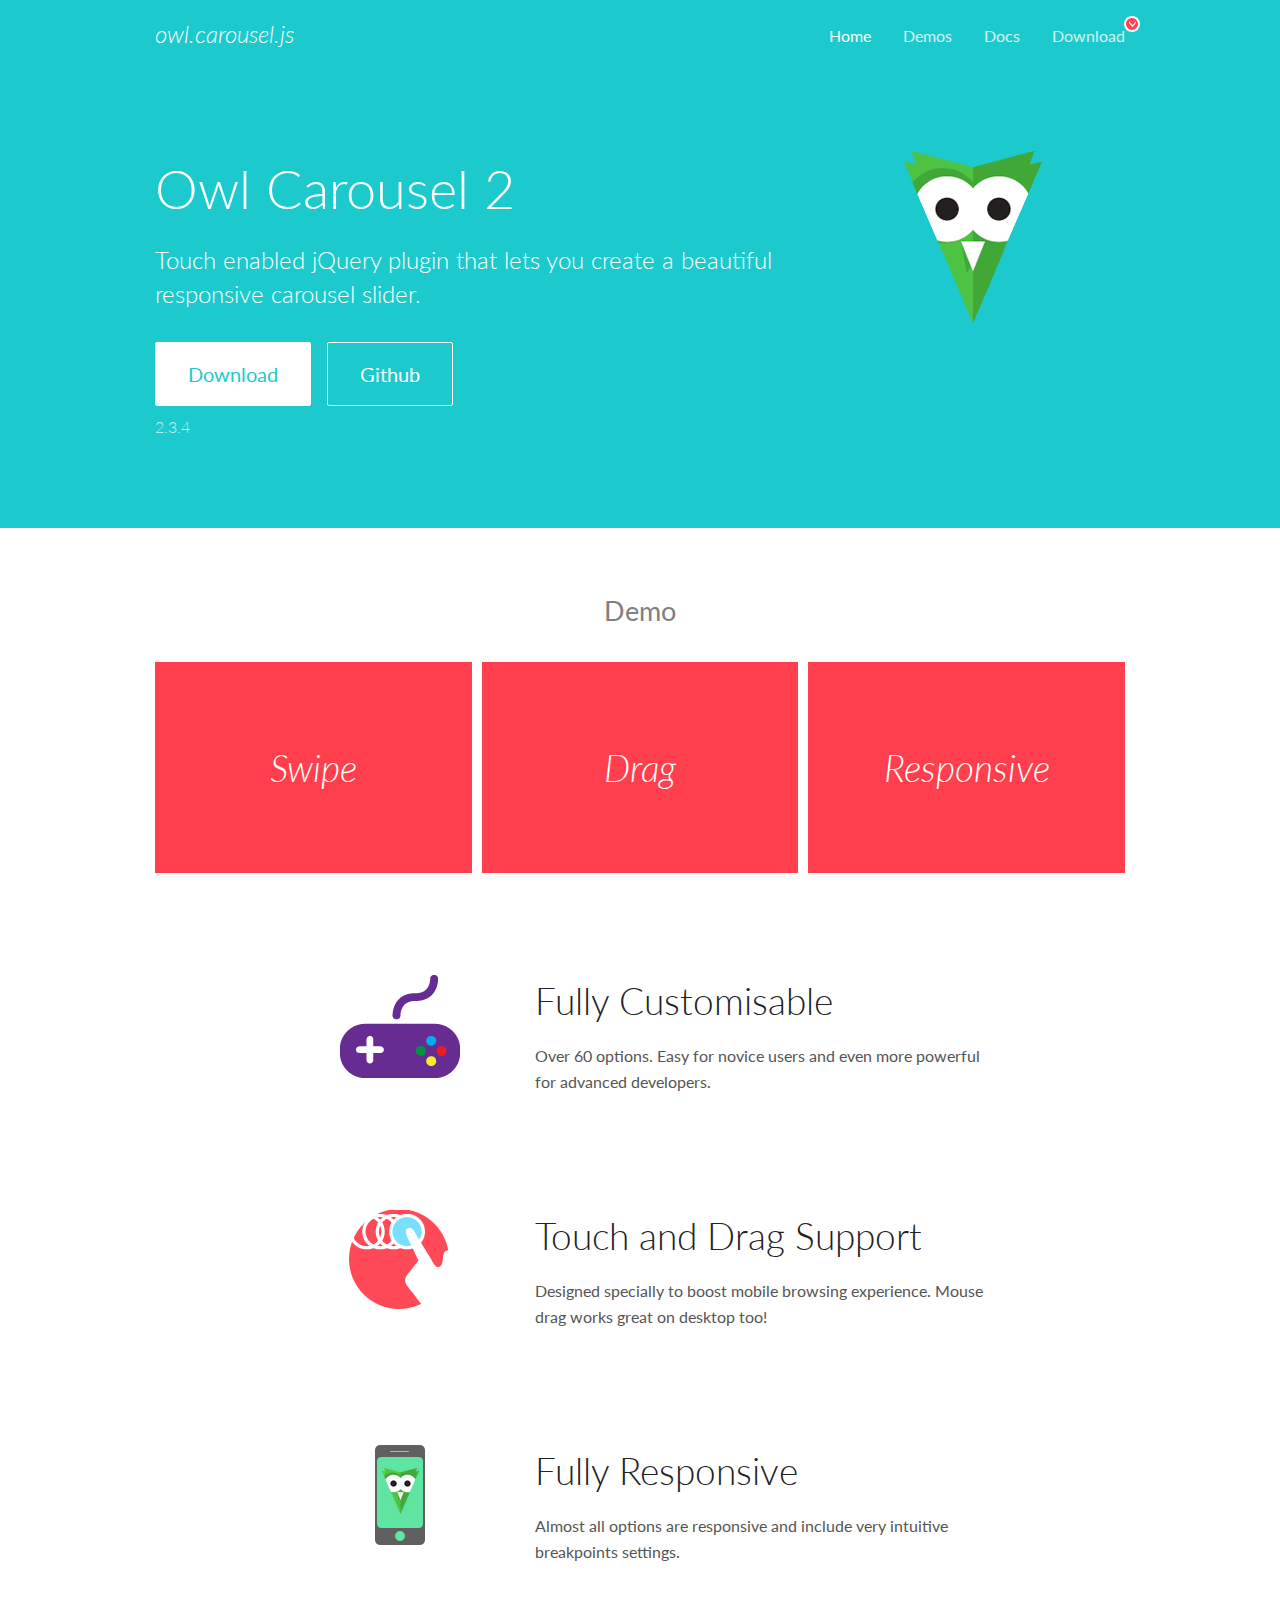
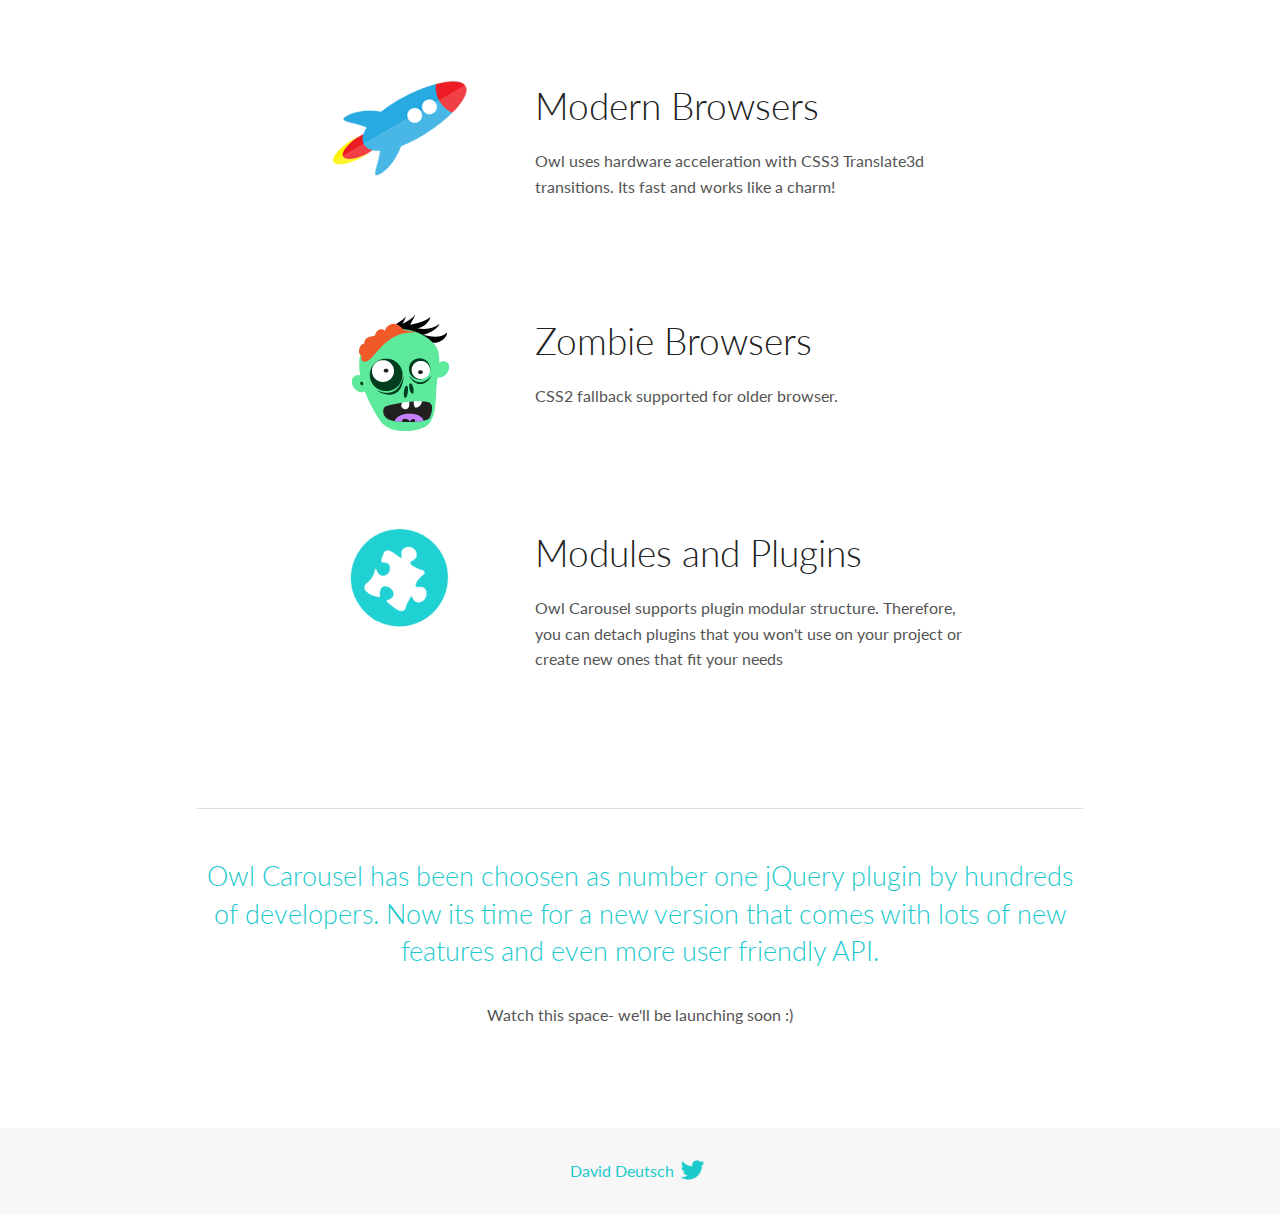
<file: OwlCarousel2-2.3.4/docs/index.html>
<!DOCTYPE html>
<html lang="en">
  <head>

    <!-- head -->
    <meta charset="utf-8">
    <meta name="msapplication-tap-highlight" content="no" />
    <meta name="viewport" content="width=device-width, initial-scale=1.0" />
    <meta name="description" content="Touch enabled jQuery plugin that lets you create beautiful responsive carousel slider.">
    <meta name="author" content="David Deutsch">
    <title>
      Home | Owl Carousel | 2.3.4
    </title>

    <!-- Stylesheets -->
    <link href='https://fonts.googleapis.com/css?family=Lato:300,400,700,400italic,300italic' rel='stylesheet' type='text/css'>
    <link rel="stylesheet" href="assets/css/docs.theme.min.css">

    <!-- Owl Stylesheets -->
    <link rel="stylesheet" href="assets/owlcarousel/assets/owl.carousel.min.css">
    <link rel="stylesheet" href="assets/owlcarousel/assets/owl.theme.default.min.css">

    <!-- HTML5 shim and Respond.js IE8 support of HTML5 elements and media queries -->

    <!--[if lt IE 9]>
      <script src="https://oss.maxcdn.com/libs/html5shiv/3.7.0/html5shiv.js"></script>
      <script src="https://oss.maxcdn.com/libs/respond.js/1.3.0/respond.min.js"></script>
    <![endif]-->

    <!-- Favicons -->
    <link rel="apple-touch-icon-precomposed" sizes="144x144" href="assets/ico/apple-touch-icon-144-precomposed.png">
    <link rel="shortcut icon" href="assets/ico/favicon.png">
    <link rel="shortcut icon" href="favicon.ico">

    <!-- Yeah i know js should not be in header. Its required for demos.-->

    <!-- javascript -->
    <script src="assets/vendors/jquery.min.js"></script>
    <script src="assets/owlcarousel/owl.carousel.js"></script>
  </head>
  <body>

    <!-- header -->
    <header class="header">
      <div class="row">
        <div class="large-12 columns">
          <div class="brand left">
            <h3>
              <a href="/OwlCarousel2/">owl.carousel.js</a> 
            </h3>
          </div>
          <a id="toggle-nav" class="right">
            <span></span> <span></span> <span></span> 
          </a> 
          <div class="nav-bar">
            <ul class="clearfix">
              <li class="active">
                <a href="/OwlCarousel2/index.html">Home</a> 
              </li>
              <li> <a href="/OwlCarousel2/demos/demos.html">Demos</a>  </li>
              <li> <a href="/OwlCarousel2/docs/started-welcome.html">Docs</a>  </li>
              <li>
                <a href="https://github.com/OwlCarousel2/OwlCarousel2/archive/2.3.4.zip">Download</a> 
                <span class="download"></span> 
              </li>
            </ul>
          </div>
        </div>
      </div>
    </header>

    <!-- home panel -->
    <section id="hero">
      <div class="row">
        <div class="large-8 medium-8 columns">
          <h1>Owl Carousel 2</h1>
          <h4>Touch enabled jQuery plugin that lets you create a beautiful responsive carousel slider.</h4>
          <a href="https://github.com/OwlCarousel2/OwlCarousel2/archive/2.3.4.zip" class="hero-button">Download</a> 
          <a href="https://github.com/OwlCarousel2/OwlCarousel2" class="hero-button outline">Github</a> 
          <p>2.3.4</p>
        </div>
        <div class="large-4 medium-4 columns">
          <img class="owl-logo" src="assets/img/owl-logo.png" alt="mr. Owl">
        </div>
      </div>
    </section>

    <!-- body -->
    <div class="home-demo">
      <div class="row">
        <div class="large-12 columns">
          <h3>Demo</h3>
          <div class="owl-carousel">
            <div class="item">
              <h2>Swipe</h2>
            </div>
            <div class="item">
              <h2>Drag</h2>
            </div>
            <div class="item">
              <h2>Responsive</h2>
            </div>
            <div class="item">
              <h2>CSS3</h2>
            </div>
            <div class="item">
              <h2>Fast</h2>
            </div>
            <div class="item">
              <h2>Easy</h2>
            </div>
            <div class="item">
              <h2>Free</h2>
            </div>
            <div class="item">
              <h2>Upgradable</h2>
            </div>
            <div class="item">
              <h2>Tons of options</h2>
            </div>
            <div class="item">
              <h2>Infinity</h2>
            </div>
            <div class="item">
              <h2>Auto Width</h2>
            </div>
          </div>
        </div>
      </div>
    </div>
    <script>
      var owl = $('.owl-carousel');
      owl.owlCarousel({
        margin: 10,
        loop: true,
        responsive: {
          0: {
            items: 1
          },
          600: {
            items: 2
          },
          1000: {
            items: 3
          }
        }
      })
    </script>

    <!-- features -->
    <div id="features">
      <div class="row">
        <div class="small-12 medium-9 small-centered columns">
          <section class="row feature">
            <div class="medium-4 small-12 columns">
              <img src="assets/img/feature-options.png" alt="">
            </div>
            <div class="medium-8 small-12 columns">
              <h2>Fully Customisable</h2>
              <p>Over 60 options. Easy for novice users and even more powerful for advanced developers.</p>
            </div>
          </section>
          <section class="row feature">
            <div class="medium-4 small-12 columns">
              <img src="assets/img/feature-drag.png" alt="">
            </div>
            <div class="medium-8 small-12 columns">
              <h2>Touch and Drag Support</h2>
              <p>Designed specially to boost mobile browsing experience. Mouse drag works great on desktop too!</p>
            </div>
          </section>
          <section class="row feature">
            <div class="medium-4 small-12 columns">
              <img src="assets/img/feature-responsive.png" alt="">
            </div>
            <div class="medium-8 small-12 columns">
              <h2>Fully Responsive</h2>
              <p>Almost all options are responsive and include very intuitive breakpoints settings.</p>
            </div>
          </section>
          <section class="row feature">
            <div class="medium-4 small-12 columns">
              <img src="assets/img/feature-modern.png" alt="">
            </div>
            <div class="medium-8 small-12 columns">
              <h2>Modern Browsers</h2>
              <p>Owl uses hardware acceleration with CSS3 Translate3d transitions. Its fast and works like a charm! </p>
            </div>
          </section>
          <section class="row feature">
            <div class="medium-4 small-12 columns">
              <img src="assets/img/feature-zombie.png" alt="">
            </div>
            <div class="medium-8 small-12 columns">
              <h2>Zombie Browsers</h2>
              <p>CSS2 fallback supported for older browser.</p>
            </div>
          </section>
          <section class="row feature">
            <div class="medium-4 small-12 columns">
              <img src="assets/img/feature-module.png" alt="">
            </div>
            <div class="medium-8 small-12 columns">
              <h2>Modules and Plugins</h2>
              <p>Owl Carousel supports plugin modular structure. Therefore, you can detach plugins that you won&#x27;t use on your project or create new ones that fit your needs</p>
            </div>
          </section>
        </div>
      </div>
    </div>

    <!-- footer -->
    <section id="teaser-text">
      <div class="row">
        <div class="small-12 medium-11 small-centered columns">
          <hr>
          <h3 id="owl-carousel-has-been-choosen-as-number-one-jquery-plugin-by-hundreds-of-developers-now-its-time-for-a-new-version-that-comes-with-lots-of-new-features-and-even-more-user-friendly-api-">Owl Carousel has been choosen as number one jQuery plugin by hundreds of developers. Now its time for a new version that comes with lots of new features and even more user friendly API.</h3>
          <p>Watch this space- we&#39;ll be launching soon :)</p>
        </div>
      </div>
    </section>

    <!-- footer -->
    <footer class="footer">
      <div class="row">
        <div class="large-12 columns">
          <h5>
            <a href="/OwlCarousel2/docs/support-contact.html">David Deutsch</a> 
            <a id="custom-tweet-button" href="https://twitter.com/share?url=https://github.com/OwlCarousel2/OwlCarousel2&text=Owl Carousel - This is so awesome! " target="_blank"></a> 
          </h5>
        </div>
      </div>
    </footer>

    <!-- vendors -->
    <script src="assets/vendors/highlight.js"></script>
    <script src="assets/js/app.js"></script>
  </body>
</html>
</file>
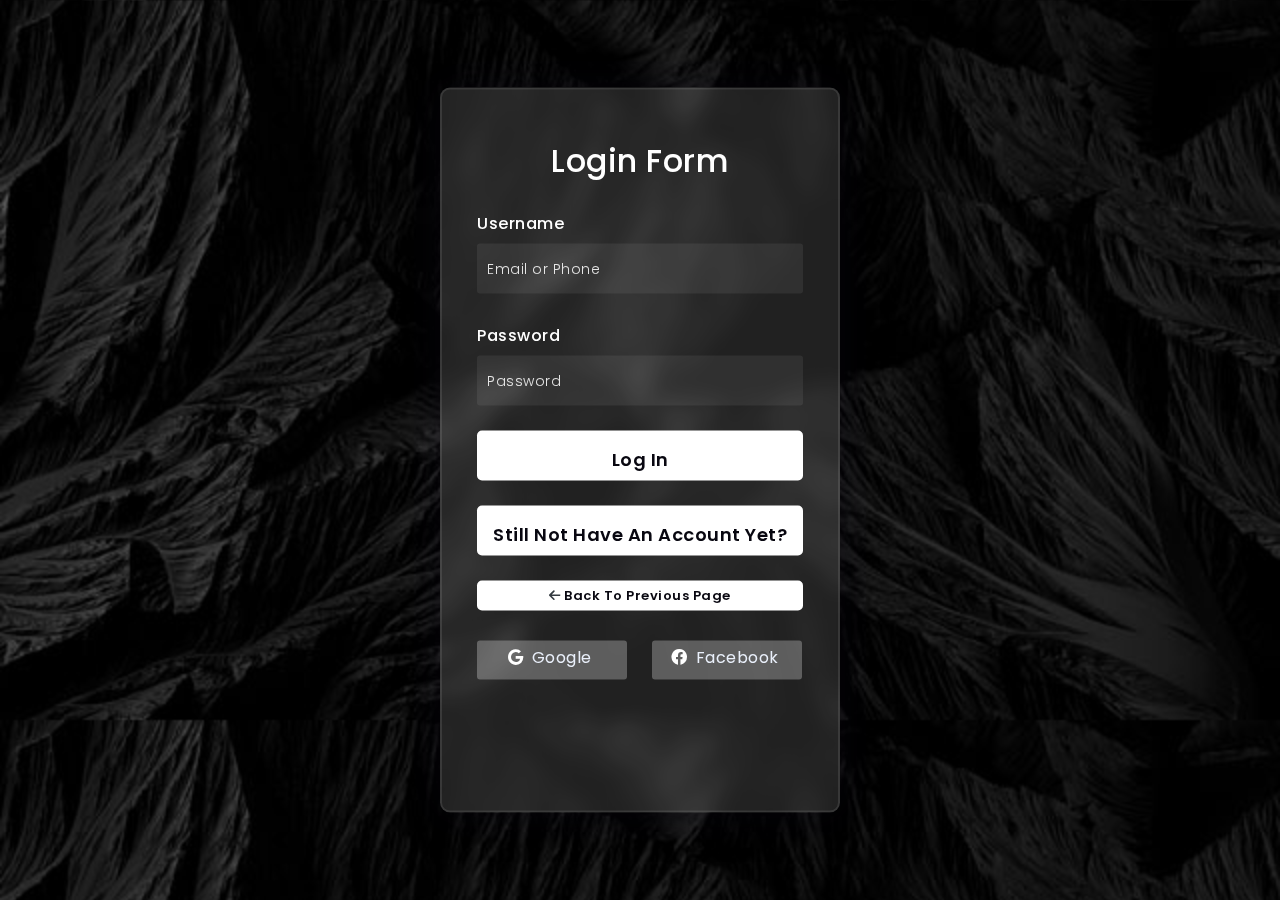
<file: FormDangNhap.html>
<!DOCTYPE html>
<html lang="en">
<head>
    <meta charset="UTF-8">
    <meta http-equiv="X-UA-Compatible" content="IE=edge">
    <meta name="viewport" content="width=device-width, initial-scale=1.0">
    <title>Register Member Login Form Hue Travel</title>
 
    <link rel="preconnect" href="https://fonts.gstatic.com">
    <!-- <link rel="stylesheet" href="https://cdnjs.cloudflare.com/ajax/libs/font-awesome/5.15.4/css/all.min.css"> -->
    <link rel="stylesheet" href="./css/bootstrap.css">
    <link rel="stylesheet" href="https://cdnjs.cloudflare.com/ajax/libs/font-awesome/6.0.0-beta3/css/all.min.css">
    <link href="https://fonts.googleapis.com/css2?family=Poppins:wght@300;500;600&display=swap" rel="stylesheet">
    <!--Stylesheet-->
    <style media="screen">
      *,
*:before,
*:after{
    padding: 0;
    margin: 0;
    box-sizing: border-box;
}
body{
    background-image: url('./images/LoginForm/background3.jpg'),url('./images/LoginForm/Black-Wallpaper-8.jpg');
    background-size: contain,contain;
    background-repeat: no-repeat,repeat-x;
    background-attachment: fixed,fixed;
}
.background{
    width: 430px;
    height: 725px;
    position: absolute;
    transform: translate(-50%,-50%);
    left: 50%;
    top: 50%;
}
/* .background .shape{
    height: 200px;
    width: 200px;
    position: absolute;
    border-radius: 50%;
} */
form{
    height: 725px;
    width: 400px;
    background-color: rgba(255,255,255,0.13);
    position: absolute;
    transform: translate(-50%,-50%);
    top: 50%;
    left: 75%;
    border-radius: 10px;
    backdrop-filter: blur(10px);
    border: 2px solid rgba(255,255,255,0.1);
    box-shadow: 0 0 40px rgba(8,7,16,0.6);
    padding: 50px 35px;
}
form *{
    font-family: 'Poppins',sans-serif;
    color: #ffffff;
    letter-spacing: 0.5px;
    outline: none;
    border: none;
}
form h3{
    font-size: 32px;
    font-weight: 500;
    line-height: 42px;
    text-align: center;
}

label{
    display: block;
    margin-top: 30px;
    font-size: 16px;
    font-weight: 500;
}
input{
    display: block;
    height: 50px;
    width: 100%;
    background-color: rgba(255,255,255,0.07);
    border-radius: 3px;
    padding: 0 10px;
    margin-top: 8px;
    font-size: 14px;
    font-weight: 300;
}
::placeholder{
    color: #e5e5e5;
}
button{
    display: block;
    margin-top: 50px;
    width: 100%;
    background-color: #ffffff;
    color: #080710;
    padding: 15px 0;
    font-size: 18px;
    font-weight: 600;
    border-radius: 5px;
    cursor: pointer;
}
.back_previous_page{
    display: block;
    margin-top: 25px;
    width: 100%;
    background-color: #ffffff;
    color: #080710;
    padding: 5px 0;
    font-size: 13px;
    font-weight: 600;
    border-radius: 5px;
    cursor: pointer;
    text-align: center;
}
.back_previous_page a{
    color: #080710;
}
.input_login{
    display: block;
    margin-top: 25px;
    width: 100%;
    background-color: #ffffff;
    color: #080710;
    padding: 15px 0;
    font-size: 18px;
    font-weight: 600;
    border-radius: 5px;
    cursor: pointer;
}
.input_register{
    display: block;
    margin-top: 25px;
    width: 100%;
    background-color: #ffffff;
    color: #080710;
    padding: 15px 0;
    font-size: 18px;
    font-weight: 600;
    border-radius: 5px;
    cursor: pointer;
}
.social{
  margin-top: 30px;
  display: flex;
}
.social div{
  background: red;
  width: 150px;
  border-radius: 3px;
  padding: 5px 10px 10px 5px;
  background-color: rgba(255,255,255,0.27);
  color: #eaf0fb;
  text-align: center;
}
.social div:hover{
  background-color: rgba(255,255,255,0.47);
}
.social .fb{
  margin-left: 25px;
}
.social i{
  margin-right: 4px;
}
#after_login
{
    display: none;
}

/* Responsive */

/* PC */
@media (min-width:1024px)
{
    body{
    background-image: url('./images/LoginForm/Black-Wallpaper-8.jpg');
    background-size: contain;
    background-repeat: repeat;
    background-attachment: fixed;
}
form{
    height: 725px;
    width: 400px;
    background-color: rgba(255,255,255,0.13);
    position: absolute;
    transform: translate(-50%,-50%);
    top: 50%;
    left: 50%;
    border-radius: 10px;
    backdrop-filter: blur(10px);
    border: 2px solid rgba(255,255,255,0.1);
    box-shadow: 0 0 40px rgba(8,7,16,0.6);
    padding: 50px 35px;
}
.background{
    width: 430px;
    height: 725px;
    position: absolute;
    transform: translate(-50%,-50%);
    left: 50%;
    top: 50%;
}
}


/* Tablet */
@media (min-width:740px) and (max-width:1023px)
{
    body{
    background-image: url('./images/LoginForm/Black-Wallpaper-8.jpg');
    background-size: contain;
    background-repeat: repeat;
    background-attachment: fixed;
}
form{
    height: 725px;
    width: 400px;
    background-color: rgba(255,255,255,0.13);
    position: absolute;
    transform: translate(-50%,-50%);
    top: 50%;
    left: 50%;
    border-radius: 10px;
    backdrop-filter: blur(10px);
    border: 2px solid rgba(255,255,255,0.1);
    box-shadow: 0 0 40px rgba(8,7,16,0.6);
    padding: 50px 35px;
}
.background{
    width: 430px;
    height: 725px;
    position: absolute;
    transform: translate(-50%,-50%);
    left: 50%;
    top: 50%;
}
}

/* Mobile */
@media (max-width:740px)
{
    body{
    background-image: url('./images/LoginForm/Black-Wallpaper-8.jpg');
    background-size: contain;
    background-repeat: repeat;
    background-attachment: fixed;
}
form{
    height: 725px;
    width: 400px;
    background-color: rgba(255,255,255,0.13);
    position: absolute;
    transform: translate(-50%,-50%);
    top: 50%;
    left: 50%;
    border-radius: 10px;
    backdrop-filter: blur(10px);
    border: 2px solid rgba(255,255,255,0.1);
    box-shadow: 0 0 40px rgba(8,7,16,0.6);
    padding: 50px 35px;
}
.background{
    width: 430px;
    height: 725px;
    position: absolute;
    transform: translate(-50%,-50%);
    left: 50%;
    top: 50%;
}
}
    </style>
    
</head>
<body>

    <form id="login-form" action="" method="post" enctype="text/plain" style="display: block;">
        <h3 id="before_login">Login Form<br/>

        </h3>
        <h3 id="after_login">Login Successful <br/>
            <i class="fa fa-heart"></i>
            <i class="fa fa-heart"></i>
            <i class="fa fa-heart"></i>
        </h3>

        <label for="username">Username</label>
        <input type="text" placeholder="Email or Phone" id="username">

        <label for="password">Password</label>
        <input type="password" placeholder="Password" id="password">

        <!-- <input value="Gửi thông tin" name="submit" type="button" class="Bai1_button" id="Bai1_submit" onclick="submitsuccess();"> -->

            <input class="input_login" value="Log In" name="submit" type="button" onclick="dangnhapthanhcong()">
            
            <input class="input_login" value="Still Not Have An Account Yet?" name="submit" type="button" onclick="signup()">

            <div class="back_previous_page">
                <a href="TourDuLichKhamPhaHue.html"> 
                    <i class="fa fa-arrow-left text-dark"></i>
                    Back To Previous Page
                </a>
            </div>
        <div class="social">
          <div class="go"><i class="fab fa-google"></i>  Google</div>
          <div class="fb"><i class="fab fa-facebook"></i>  Facebook</div>
        </div>
        <label align="center" for="" id="login_form_hello"></label>
        
    </form>

    <!-- Register form -->
    <form id="register-form" action="" method="post" enctype="text/plain" style="display: none;">
        <h3 id="before_register">Register Form<br/></h3>

        <label for="username">Username</label>
        <input type="text" placeholder="Email or Phone" id="register-form-username">

        <label for="password">Password</label>
        <input type="password" placeholder="Password" id="register-form-password">

        <label for="email">Email</label>
        <input type="email" placeholder="Email" id="register-form-email">

        <!-- <input value="Gửi thông tin" name="submit" type="button" class="Bai1_button" id="Bai1_submit" onclick="submitsuccess();"> -->

            <input class="input_login" value="I agree to create account" name="submit" type="button" onclick="dangkythanhcong()">

            <input class="input_register" value="Back To Login Form" name="submit" type="button" onclick="backtologinform()">

        <div class="social">
          <div class="go"><i class="fab fa-google"></i>  Google</div>
          <div class="fb"><i class="fab fa-facebook"></i>  Facebook</div>
        </div>
        <label align="center" for="" id="register_form_hello"></label>
        
    </form>













    <script language="javascript" type="text/javascript">
        function dangnhapthanhcong()
        {
            var username = document.getElementById('username').value;
            var password = document.getElementById('password').value;
            if(username ==="" || password==="")
            {
                login_form_hello.innerHTML='Vui lòng điền đủ thông tin';
            }
            else
            {
    
                login_form_hello.innerHTML='Mừng bạn đến với Huế mộng mơ <b>' /*+ username.value + '</b>'*/;
                $(document).ready(function()
                {
                    var success = true;
                    if(success)
                    {
                        $("#after_login").css("display","block");
                        $("#before_login").css("display","none");
                    }
                })
            }
        }








        
        function dangkythanhcong()
        {
            var username = document.getElementById('register-form-username').value;
            var password = document.getElementById('register-form-password').value;
            var email = document.getElementById('register-form-email').value;
            if(username ==="" || password===""||email==="")
            {
                register_form_hello.innerHTML='Vui lòng điền đủ thông tin';
            }
            else
            {
    
                register_form_hello.innerHTML='Mừng bạn đăng ký thành công <b>' /*+ username.value + '</b>'*/;

            }
        }
        function backtologinform(){
            $(document).ready(function()
                {
                    var success = true;
                    if(success)
                    {
                        $("#login-form").css("display","block");
                        $("#register-form").css("display","none");
                    }
                })
        }
        function signup(){
            $(document).ready(function()
                {
                    var success = true;
                    if(success)
                    {
                        $("#login-form").css("display","none");
                        $("#register-form").css("display","block");
                    }
                })
        }
    </script>
    <script src="https://code.jquery.com/jquery-3.4.1.slim.min.js"></script>
    <script src="js/bootstrap.js"></script>
</body>
</html>
</file>
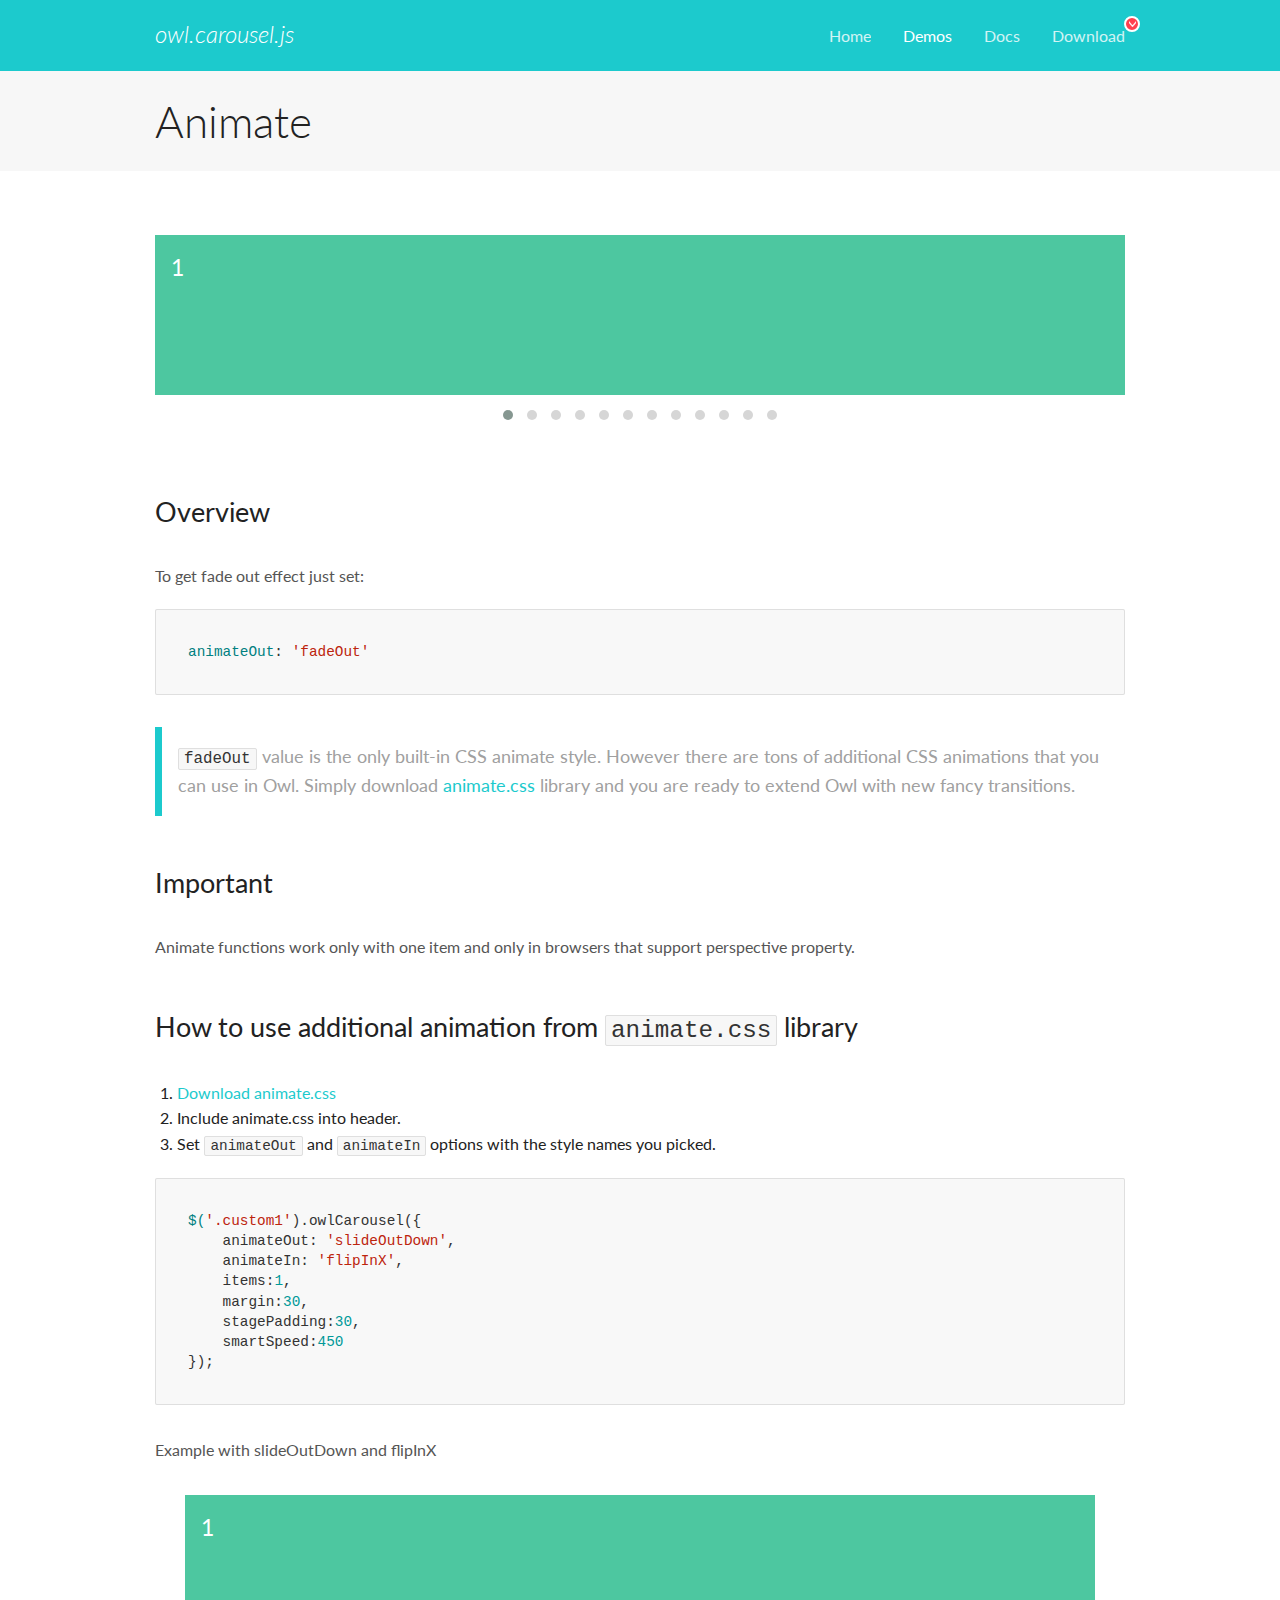
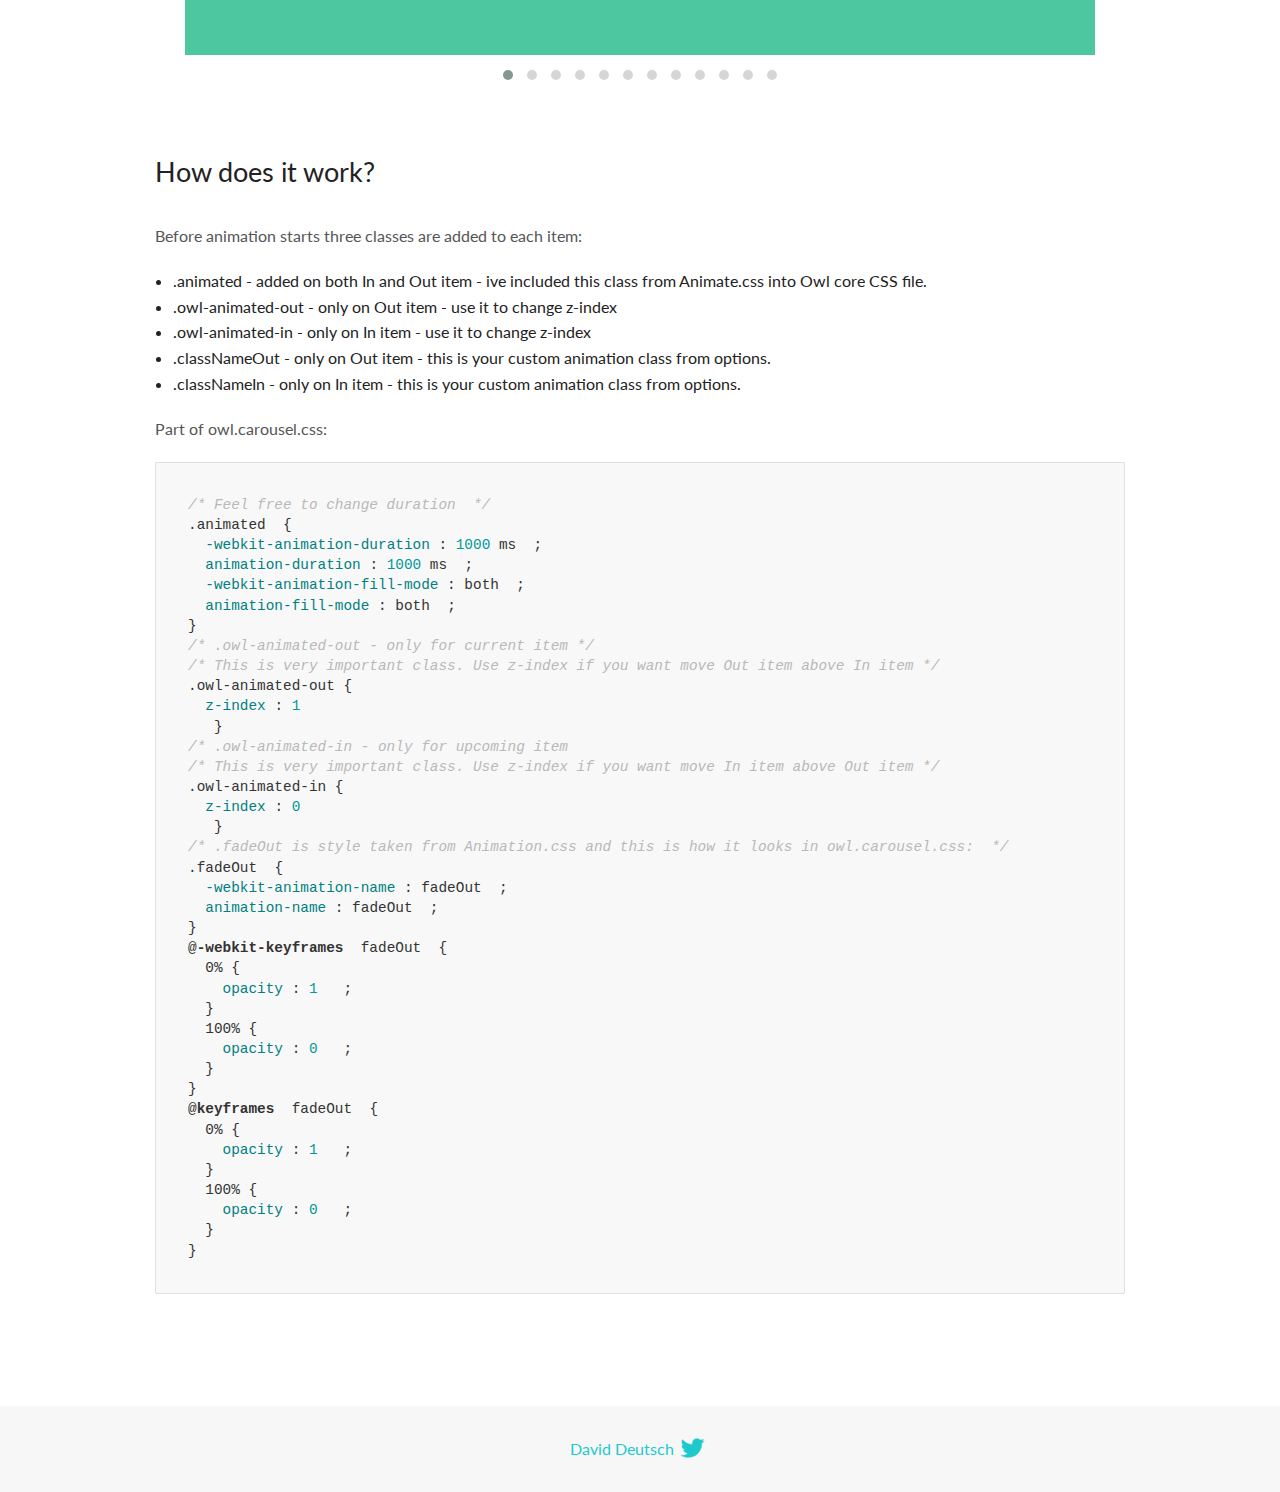
<file: OwlCarousel2-2.3.4/docs/demos/animate.html>
<!DOCTYPE html>
<html lang="en">
  <head>

    <!-- head -->
    <meta charset="utf-8">
    <meta name="msapplication-tap-highlight" content="no" />
    <meta name="viewport" content="width=device-width, initial-scale=1.0" />
    <meta name="description" content="Animate carousel">
    <meta name="author" content="David Deutsch">
    <title>
      Animate Demo | Owl Carousel | 2.3.4
    </title>

    <!-- Stylesheets -->
    <link href='https://fonts.googleapis.com/css?family=Lato:300,400,700,400italic,300italic' rel='stylesheet' type='text/css'>
    <link rel="stylesheet" href="../assets/css/docs.theme.min.css">

    <!-- Owl Stylesheets -->
    <link rel="stylesheet" href="../assets/owlcarousel/assets/owl.carousel.min.css">
    <link rel="stylesheet" href="../assets/owlcarousel/assets/owl.theme.default.min.css">

    <!-- HTML5 shim and Respond.js IE8 support of HTML5 elements and media queries -->

    <!--[if lt IE 9]>
      <script src="https://oss.maxcdn.com/libs/html5shiv/3.7.0/html5shiv.js"></script>
      <script src="https://oss.maxcdn.com/libs/respond.js/1.3.0/respond.min.js"></script>
    <![endif]-->

    <!-- Favicons -->
    <link rel="apple-touch-icon-precomposed" sizes="144x144" href="../assets/ico/apple-touch-icon-144-precomposed.png">
    <link rel="shortcut icon" href="../assets/ico/favicon.png">
    <link rel="shortcut icon" href="favicon.ico">

    <!-- Yeah i know js should not be in header. Its required for demos.-->

    <!-- javascript -->
    <script src="../assets/vendors/jquery.min.js"></script>
    <script src="../assets/owlcarousel/owl.carousel.js"></script>
  </head>
  <body>

    <!-- header -->
    <header class="header">
      <div class="row">
        <div class="large-12 columns">
          <div class="brand left">
            <h3>
              <a href="/OwlCarousel2/">owl.carousel.js</a> 
            </h3>
          </div>
          <a id="toggle-nav" class="right">
            <span></span> <span></span> <span></span> 
          </a> 
          <div class="nav-bar">
            <ul class="clearfix">
              <li> <a href="/OwlCarousel2/index.html">Home</a>  </li>
              <li class="active">
                <a href="/OwlCarousel2/demos/demos.html">Demos</a> 
              </li>
              <li> <a href="/OwlCarousel2/docs/started-welcome.html">Docs</a>  </li>
              <li>
                <a href="https://github.com/OwlCarousel2/OwlCarousel2/archive/2.3.4.zip">Download</a> 
                <span class="download"></span> 
              </li>
            </ul>
          </div>
        </div>
      </div>
    </header>

    <!-- title -->
    <section class="title">
      <div class="row">
        <div class="large-12 columns">
          <h1>Animate</h1>
        </div>
      </div>
    </section>

    <!--  Demos -->
    <section id="demos">
      <div class="row">
        <div class="large-12 columns">
          <div class="fadeOut owl-carousel owl-theme">
            <div class="item">
              <h4>1</h4>
            </div>
            <div class="item">
              <h4>2</h4>
            </div>
            <div class="item">
              <h4>3</h4>
            </div>
            <div class="item">
              <h4>4</h4>
            </div>
            <div class="item">
              <h4>5</h4>
            </div>
            <div class="item">
              <h4>6</h4>
            </div>
            <div class="item">
              <h4>7</h4>
            </div>
            <div class="item">
              <h4>8</h4>
            </div>
            <div class="item">
              <h4>9</h4>
            </div>
            <div class="item">
              <h4>10</h4>
            </div>
            <div class="item">
              <h4>11</h4>
            </div>
            <div class="item">
              <h4>12</h4>
            </div>
          </div>
          <h3 id="overview">Overview</h3>
          <p>To get fade out effect just set:</p>
          <pre><code>animateOut: &#39;fadeOut&#39;</code></pre>
          <blockquote>
            <p><code>fadeOut</code> value is the only built-in CSS animate style. However there are tons of additional CSS animations that you can use in Owl. Simply download
              <a href="https://daneden.github.io/animate.css/">animate.css</a>  library and you are ready to extend Owl with new fancy transitions.</p>
          </blockquote>
          <h3 id="important">Important</h3>
          <p>Animate functions work only with one item and only in browsers that support perspective property.</p>
          <h3 id="how-to-use-additional-animation-from-animate-css-library">How to use additional animation from <code>animate.css</code> library</h3>
          <ol>
            <li> <a href="https://daneden.github.io/animate.css/">Download animate.css</a>  </li>
            <li>Include animate.css into header.</li>
            <li>Set <code>animateOut</code> and <code>animateIn</code> options with the style names you picked.</li>
          </ol>
          <pre><code>$(&#39;.custom1&#39;).owlCarousel({
    animateOut: &#39;slideOutDown&#39;,
    animateIn: &#39;flipInX&#39;,
    items:1,
    margin:30,
    stagePadding:30,
    smartSpeed:450
});</code></pre>
          <p>Example with slideOutDown and flipInX</p>
          <div class="custom1 owl-carousel owl-theme">
            <div class="item">
              <h4>1</h4>
            </div>
            <div class="item">
              <h4>2</h4>
            </div>
            <div class="item">
              <h4>3</h4>
            </div>
            <div class="item">
              <h4>4</h4>
            </div>
            <div class="item">
              <h4>5</h4>
            </div>
            <div class="item">
              <h4>6</h4>
            </div>
            <div class="item">
              <h4>7</h4>
            </div>
            <div class="item">
              <h4>8</h4>
            </div>
            <div class="item">
              <h4>9</h4>
            </div>
            <div class="item">
              <h4>10</h4>
            </div>
            <div class="item">
              <h4>11</h4>
            </div>
            <div class="item">
              <h4>12</h4>
            </div>
          </div>
          <h3 id="how-does-it-work-">How does it work?</h3>
          <p>Before animation starts three classes are added to each item:</p>
          <ul>
            <li>.animated - added on both In and Out item - ive included this class from Animate.css into Owl core CSS file.</li>
            <li>.owl-animated-out - only on Out item - use it to change z-index</li>
            <li>.owl-animated-in - only on In item - use it to change z-index</li>
            <li>.classNameOut - only on Out item - this is your custom animation class from options.</li>
            <li>.classNameIn - only on In item - this is your custom animation class from options.</li>
          </ul>
          <p>Part of owl.carousel.css:</p>
          <pre><code class="language-css"><span class="comment">/* Feel free to change duration  */</span> 
<span class="class">.animated</span>  <span class="rules">{
  <span class="rule"><span class="attribute">-webkit-animation-duration</span> :<span class="value"> <span class="number">1000</span> ms</span> </span> ;
  <span class="rule"><span class="attribute">animation-duration</span> :<span class="value"> <span class="number">1000</span> ms</span> </span> ;
  <span class="rule"><span class="attribute">-webkit-animation-fill-mode</span> :<span class="value"> both</span> </span> ;
  <span class="rule"><span class="attribute">animation-fill-mode</span> :<span class="value"> both</span> </span> ;
<span class="rule">}</span> </span> 
<span class="comment">/* .owl-animated-out - only for current item */</span> 
<span class="comment">/* This is very important class. Use z-index if you want move Out item above In item */</span> 
<span class="class">.owl-animated-out</span> <span class="rules">{
  <span class="rule"><span class="attribute">z-index</span> :<span class="value"> <span class="number">1</span> 
</span> </span> </span> }
<span class="comment">/* .owl-animated-in - only for upcoming item
/* This is very important class. Use z-index if you want move In item above Out item */</span> 
<span class="class">.owl-animated-in</span> <span class="rules">{
  <span class="rule"><span class="attribute">z-index</span> :<span class="value"> <span class="number">0</span> 
</span> </span> </span> }
<span class="comment">/* .fadeOut is style taken from Animation.css and this is how it looks in owl.carousel.css:  */</span> 
<span class="class">.fadeOut</span>  <span class="rules">{
  <span class="rule"><span class="attribute">-webkit-animation-name</span> :<span class="value"> fadeOut</span> </span> ;
  <span class="rule"><span class="attribute">animation-name</span> :<span class="value"> fadeOut</span> </span> ;
<span class="rule">}</span> </span> 
<span class="at_rule">@<span class="keyword">-webkit-keyframes</span>  fadeOut </span> {
  0% <span class="rules">{
    <span class="rule"><span class="attribute">opacity</span> :<span class="value"> <span class="number">1</span> </span> </span> ;
  <span class="rule">}</span> </span> 
  100% <span class="rules">{
    <span class="rule"><span class="attribute">opacity</span> :<span class="value"> <span class="number">0</span> </span> </span> ;
  <span class="rule">}</span> </span> 
}
<span class="at_rule">@<span class="keyword">keyframes</span>  fadeOut </span> {
  0% <span class="rules">{
    <span class="rule"><span class="attribute">opacity</span> :<span class="value"> <span class="number">1</span> </span> </span> ;
  <span class="rule">}</span> </span> 
  100% <span class="rules">{
    <span class="rule"><span class="attribute">opacity</span> :<span class="value"> <span class="number">0</span> </span> </span> ;
  <span class="rule">}</span> </span> 
}</code></pre>
          <link rel="stylesheet" href="../assets/css/animate.css">
          <script>
            jQuery(document).ready(function($) {
              $('.fadeOut').owlCarousel({
                items: 1,
                animateOut: 'fadeOut',
                loop: true,
                margin: 10,
              });
              $('.custom1').owlCarousel({
                animateOut: 'slideOutDown',
                animateIn: 'flipInX',
                items: 1,
                margin: 30,
                stagePadding: 30,
                smartSpeed: 450
              });
            });
          </script>
        </div>
      </div>
    </section>

    <!-- footer -->
    <footer class="footer">
      <div class="row">
        <div class="large-12 columns">
          <h5>
            <a href="/OwlCarousel2/docs/support-contact.html">David Deutsch</a> 
            <a id="custom-tweet-button" href="https://twitter.com/share?url=https://github.com/OwlCarousel2/OwlCarousel2&text=Owl Carousel - This is so awesome! " target="_blank"></a> 
          </h5>
        </div>
      </div>
    </footer>

    <!-- vendors -->
    <script src="../assets/vendors/highlight.js"></script>
    <script src="../assets/js/app.js"></script>
  </body>
</html>
</file>
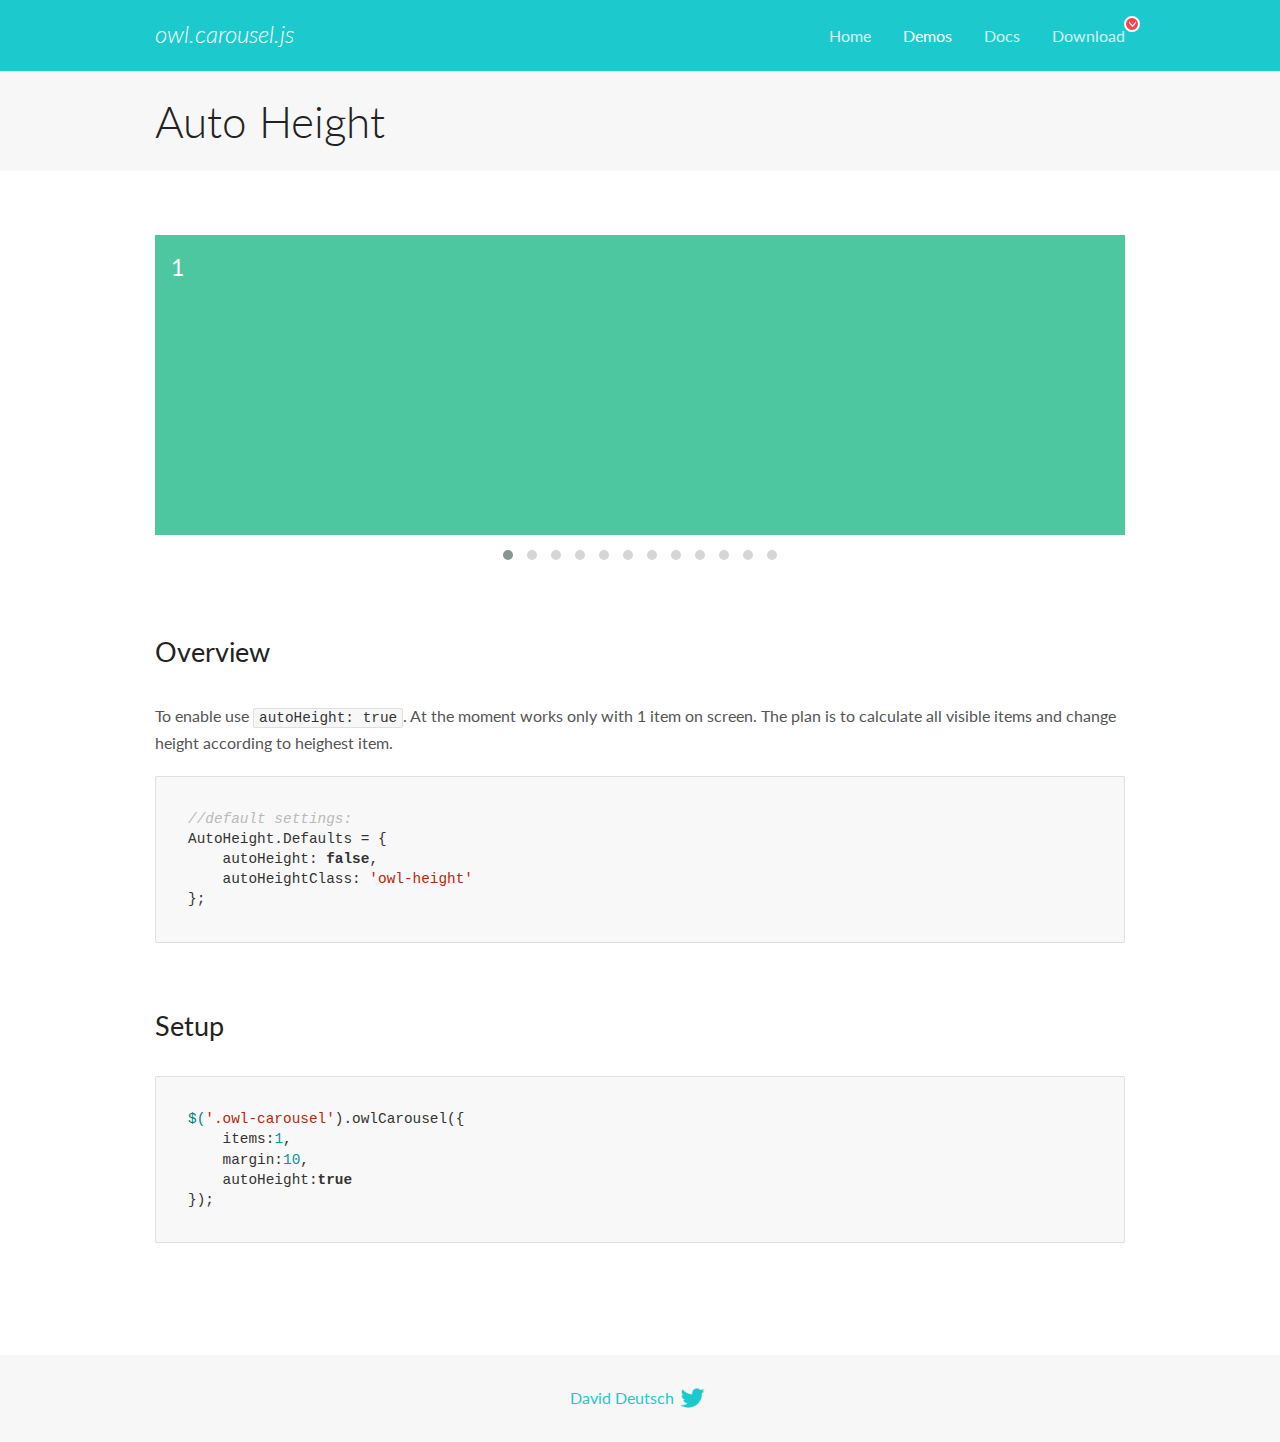
<file: OwlCarousel2-2.3.4/docs/demos/autoheight.html>
<!DOCTYPE html>
<html lang="en">
  <head>

    <!-- head -->
    <meta charset="utf-8">
    <meta name="msapplication-tap-highlight" content="no" />
    <meta name="viewport" content="width=device-width, initial-scale=1.0" />
    <meta name="description" content="autoHeight usage demo">
    <meta name="author" content="David Deutsch">
    <title>
      Auto Height Demo | Owl Carousel | 2.3.4
    </title>

    <!-- Stylesheets -->
    <link href='https://fonts.googleapis.com/css?family=Lato:300,400,700,400italic,300italic' rel='stylesheet' type='text/css'>
    <link rel="stylesheet" href="../assets/css/docs.theme.min.css">

    <!-- Owl Stylesheets -->
    <link rel="stylesheet" href="../assets/owlcarousel/assets/owl.carousel.min.css">
    <link rel="stylesheet" href="../assets/owlcarousel/assets/owl.theme.default.min.css">

    <!-- HTML5 shim and Respond.js IE8 support of HTML5 elements and media queries -->

    <!--[if lt IE 9]>
      <script src="https://oss.maxcdn.com/libs/html5shiv/3.7.0/html5shiv.js"></script>
      <script src="https://oss.maxcdn.com/libs/respond.js/1.3.0/respond.min.js"></script>
    <![endif]-->

    <!-- Favicons -->
    <link rel="apple-touch-icon-precomposed" sizes="144x144" href="../assets/ico/apple-touch-icon-144-precomposed.png">
    <link rel="shortcut icon" href="../assets/ico/favicon.png">
    <link rel="shortcut icon" href="favicon.ico">

    <!-- Yeah i know js should not be in header. Its required for demos.-->

    <!-- javascript -->
    <script src="../assets/vendors/jquery.min.js"></script>
    <script src="../assets/owlcarousel/owl.carousel.js"></script>
  </head>
  <body>

    <!-- header -->
    <header class="header">
      <div class="row">
        <div class="large-12 columns">
          <div class="brand left">
            <h3>
              <a href="/OwlCarousel2/">owl.carousel.js</a> 
            </h3>
          </div>
          <a id="toggle-nav" class="right">
            <span></span> <span></span> <span></span> 
          </a> 
          <div class="nav-bar">
            <ul class="clearfix">
              <li> <a href="/OwlCarousel2/index.html">Home</a>  </li>
              <li class="active">
                <a href="/OwlCarousel2/demos/demos.html">Demos</a> 
              </li>
              <li> <a href="/OwlCarousel2/docs/started-welcome.html">Docs</a>  </li>
              <li>
                <a href="https://github.com/OwlCarousel2/OwlCarousel2/archive/2.3.4.zip">Download</a> 
                <span class="download"></span> 
              </li>
            </ul>
          </div>
        </div>
      </div>
    </header>

    <!-- title -->
    <section class="title">
      <div class="row">
        <div class="large-12 columns">
          <h1>Auto Height</h1>
        </div>
      </div>
    </section>

    <!--  Demos -->
    <section id="demos">
      <div class="row">
        <div class="large-12 columns">
          <div class="owl-carousel owl-theme">
            <div class="item" style="height:300px">
              <h4>1</h4>
            </div>
            <div class="item" style="height:100px">
              <h4>2</h4>
            </div>
            <div class="item" style="height:500px">
              <h4>3</h4>
            </div>
            <div class="item" style="height:250px">
              <h4>4</h4>
            </div>
            <div class="item" style="height:400px">
              <h4>5</h4>
            </div>
            <div class="item" style="height:500px">
              <h4>6</h4>
            </div>
            <div class="item" style="height:600px">
              <h4>7</h4>
            </div>
            <div class="item" style="height:400px">
              <h4>8</h4>
            </div>
            <div class="item" style="height:300px">
              <h4>9</h4>
            </div>
            <div class="item" style="height:350px">
              <h4>10</h4>
            </div>
            <div class="item" style="height:200px">
              <h4>11</h4>
            </div>
            <div class="item" style="height:150px">
              <h4>12</h4>
            </div>
          </div>
          <h3 id="overview">Overview</h3>
          <p>To enable use <code>autoHeight: true</code>. At the moment works only with 1 item on screen. The plan is to calculate all visible items and change height according to heighest item.</p>
          <pre><code>//default settings:
AutoHeight.Defaults = {
    autoHeight: false,
    autoHeightClass: &#39;owl-height&#39;
};</code></pre>
          <h3 id="setup">Setup</h3>
          <pre><code>$(&#39;.owl-carousel&#39;).owlCarousel({
    items:1,
    margin:10,
    autoHeight:true
});</code></pre>
          <script>
            $(document).ready(function() {
              $('.owl-carousel').owlCarousel({
                items: 1,
                margin: 10,
                autoHeight: true
              });
            })
          </script>
        </div>
      </div>
    </section>

    <!-- footer -->
    <footer class="footer">
      <div class="row">
        <div class="large-12 columns">
          <h5>
            <a href="/OwlCarousel2/docs/support-contact.html">David Deutsch</a> 
            <a id="custom-tweet-button" href="https://twitter.com/share?url=https://github.com/OwlCarousel2/OwlCarousel2&text=Owl Carousel - This is so awesome! " target="_blank"></a> 
          </h5>
        </div>
      </div>
    </footer>

    <!-- vendors -->
    <script src="../assets/vendors/highlight.js"></script>
    <script src="../assets/js/app.js"></script>
  </body>
</html>
</file>
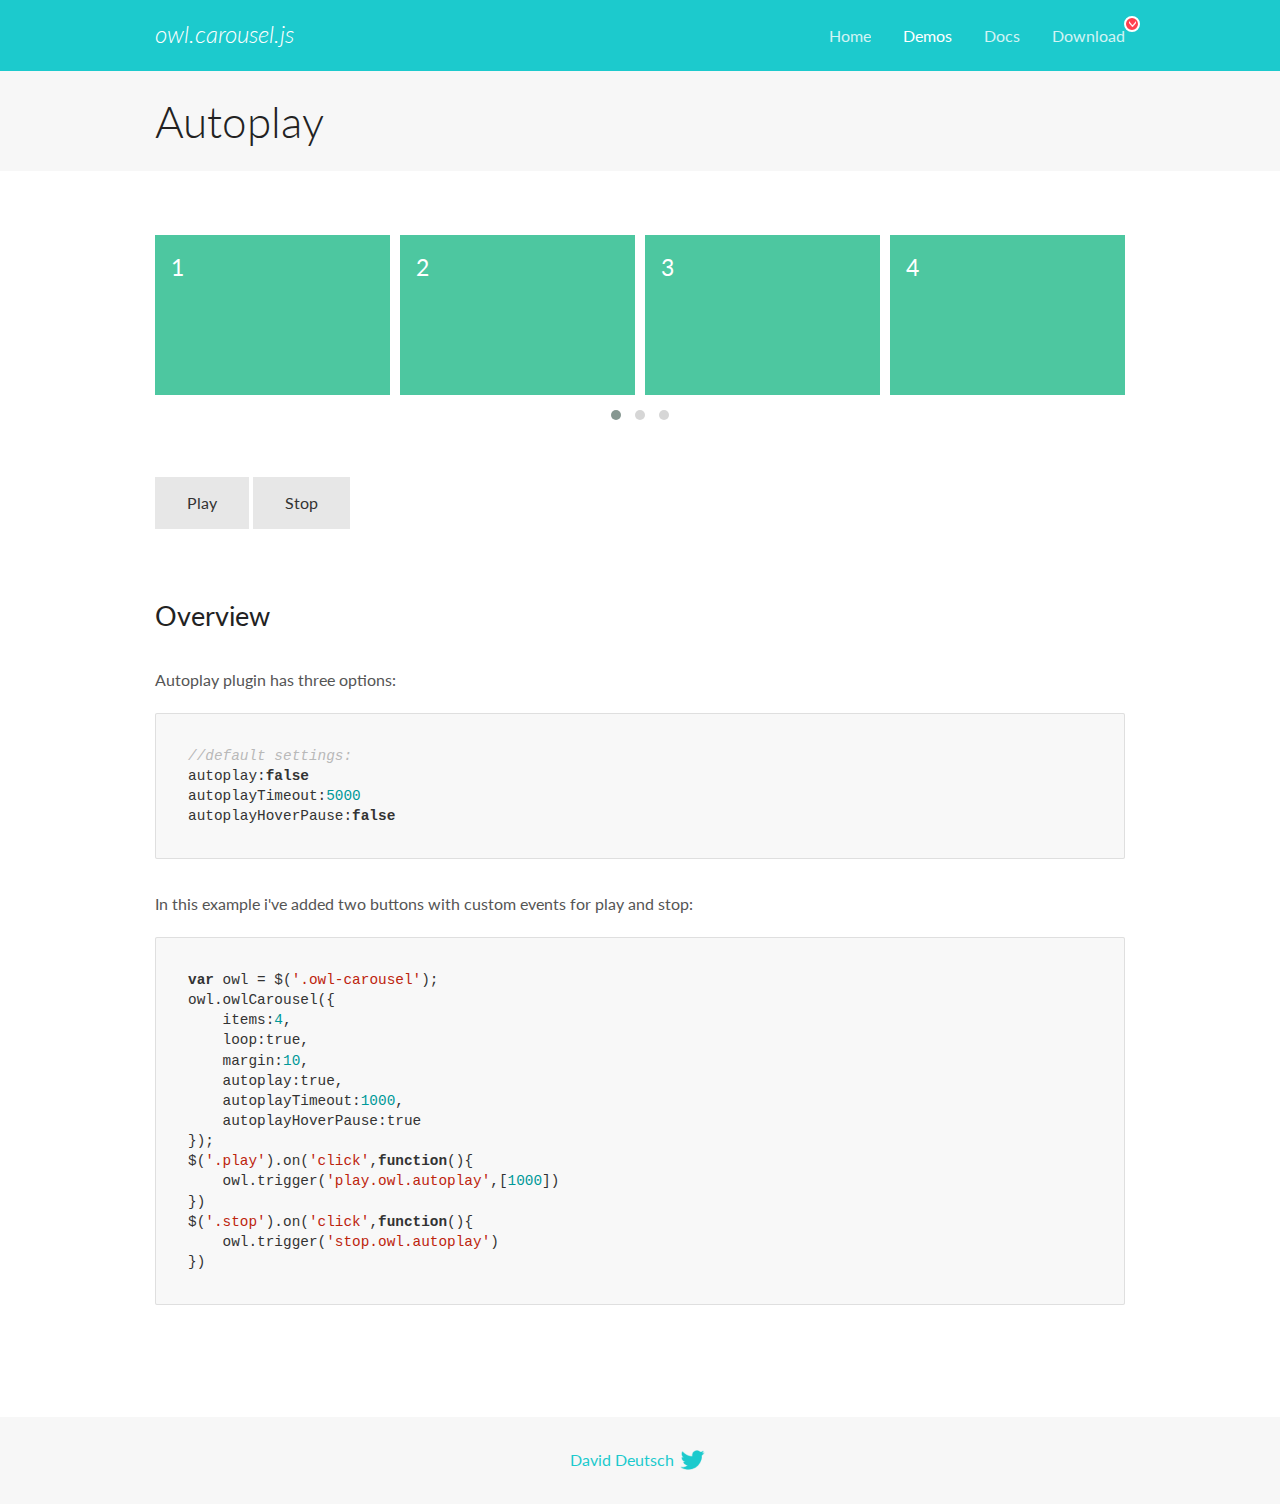
<file: OwlCarousel2-2.3.4/docs/demos/autoplay.html>
<!DOCTYPE html>
<html lang="en">
  <head>

    <!-- head -->
    <meta charset="utf-8">
    <meta name="msapplication-tap-highlight" content="no" />
    <meta name="viewport" content="width=device-width, initial-scale=1.0" />
    <meta name="description" content="Autoplay usage demo">
    <meta name="author" content="David Deutsch">
    <title>
      Autoplay Demo | Owl Carousel | 2.3.4
    </title>

    <!-- Stylesheets -->
    <link href='https://fonts.googleapis.com/css?family=Lato:300,400,700,400italic,300italic' rel='stylesheet' type='text/css'>
    <link rel="stylesheet" href="../assets/css/docs.theme.min.css">

    <!-- Owl Stylesheets -->
    <link rel="stylesheet" href="../assets/owlcarousel/assets/owl.carousel.min.css">
    <link rel="stylesheet" href="../assets/owlcarousel/assets/owl.theme.default.min.css">

    <!-- HTML5 shim and Respond.js IE8 support of HTML5 elements and media queries -->

    <!--[if lt IE 9]>
      <script src="https://oss.maxcdn.com/libs/html5shiv/3.7.0/html5shiv.js"></script>
      <script src="https://oss.maxcdn.com/libs/respond.js/1.3.0/respond.min.js"></script>
    <![endif]-->

    <!-- Favicons -->
    <link rel="apple-touch-icon-precomposed" sizes="144x144" href="../assets/ico/apple-touch-icon-144-precomposed.png">
    <link rel="shortcut icon" href="../assets/ico/favicon.png">
    <link rel="shortcut icon" href="favicon.ico">

    <!-- Yeah i know js should not be in header. Its required for demos.-->

    <!-- javascript -->
    <script src="../assets/vendors/jquery.min.js"></script>
    <script src="../assets/owlcarousel/owl.carousel.js"></script>
  </head>
  <body>

    <!-- header -->
    <header class="header">
      <div class="row">
        <div class="large-12 columns">
          <div class="brand left">
            <h3>
              <a href="/OwlCarousel2/">owl.carousel.js</a> 
            </h3>
          </div>
          <a id="toggle-nav" class="right">
            <span></span> <span></span> <span></span> 
          </a> 
          <div class="nav-bar">
            <ul class="clearfix">
              <li> <a href="/OwlCarousel2/index.html">Home</a>  </li>
              <li class="active">
                <a href="/OwlCarousel2/demos/demos.html">Demos</a> 
              </li>
              <li> <a href="/OwlCarousel2/docs/started-welcome.html">Docs</a>  </li>
              <li>
                <a href="https://github.com/OwlCarousel2/OwlCarousel2/archive/2.3.4.zip">Download</a> 
                <span class="download"></span> 
              </li>
            </ul>
          </div>
        </div>
      </div>
    </header>

    <!-- title -->
    <section class="title">
      <div class="row">
        <div class="large-12 columns">
          <h1>Autoplay</h1>
        </div>
      </div>
    </section>

    <!--  Demos -->
    <section id="demos">
      <div class="row">
        <div class="large-12 columns">
          <div class="owl-carousel owl-theme">
            <div class="item">
              <h4>1</h4>
            </div>
            <div class="item">
              <h4>2</h4>
            </div>
            <div class="item">
              <h4>3</h4>
            </div>
            <div class="item">
              <h4>4</h4>
            </div>
            <div class="item">
              <h4>5</h4>
            </div>
            <div class="item">
              <h4>6</h4>
            </div>
            <div class="item">
              <h4>7</h4>
            </div>
            <div class="item">
              <h4>8</h4>
            </div>
            <div class="item">
              <h4>9</h4>
            </div>
            <div class="item">
              <h4>10</h4>
            </div>
            <div class="item">
              <h4>11</h4>
            </div>
            <div class="item">
              <h4>12</h4>
            </div>
          </div>
          <a class="button secondary play">Play</a> 
          <a class="button secondary stop">Stop</a> 
          <h3 id="overview">Overview</h3>
          <p>Autoplay plugin has three options:</p>
          <pre><code>//default settings:
autoplay:false
autoplayTimeout:5000
autoplayHoverPause:false</code></pre>
          <p>In this example i&#39;ve added two buttons with custom events for play and stop:</p>
          <pre><code>var owl = $(&#39;.owl-carousel&#39;);
owl.owlCarousel({
    items:4,
    loop:true,
    margin:10,
    autoplay:true,
    autoplayTimeout:1000,
    autoplayHoverPause:true
});
$(&#39;.play&#39;).on(&#39;click&#39;,function(){
    owl.trigger(&#39;play.owl.autoplay&#39;,[1000])
})
$(&#39;.stop&#39;).on(&#39;click&#39;,function(){
    owl.trigger(&#39;stop.owl.autoplay&#39;)
})</code></pre>
          <script>
            $(document).ready(function() {
              var owl = $('.owl-carousel');
              owl.owlCarousel({
                items: 4,
                loop: true,
                margin: 10,
                autoplay: true,
                autoplayTimeout: 1000,
                autoplayHoverPause: true
              });
              $('.play').on('click', function() {
                owl.trigger('play.owl.autoplay', [1000])
              })
              $('.stop').on('click', function() {
                owl.trigger('stop.owl.autoplay')
              })
            })
          </script>
        </div>
      </div>
    </section>

    <!-- footer -->
    <footer class="footer">
      <div class="row">
        <div class="large-12 columns">
          <h5>
            <a href="/OwlCarousel2/docs/support-contact.html">David Deutsch</a> 
            <a id="custom-tweet-button" href="https://twitter.com/share?url=https://github.com/OwlCarousel2/OwlCarousel2&text=Owl Carousel - This is so awesome! " target="_blank"></a> 
          </h5>
        </div>
      </div>
    </footer>

    <!-- vendors -->
    <script src="../assets/vendors/highlight.js"></script>
    <script src="../assets/js/app.js"></script>
  </body>
</html>
</file>
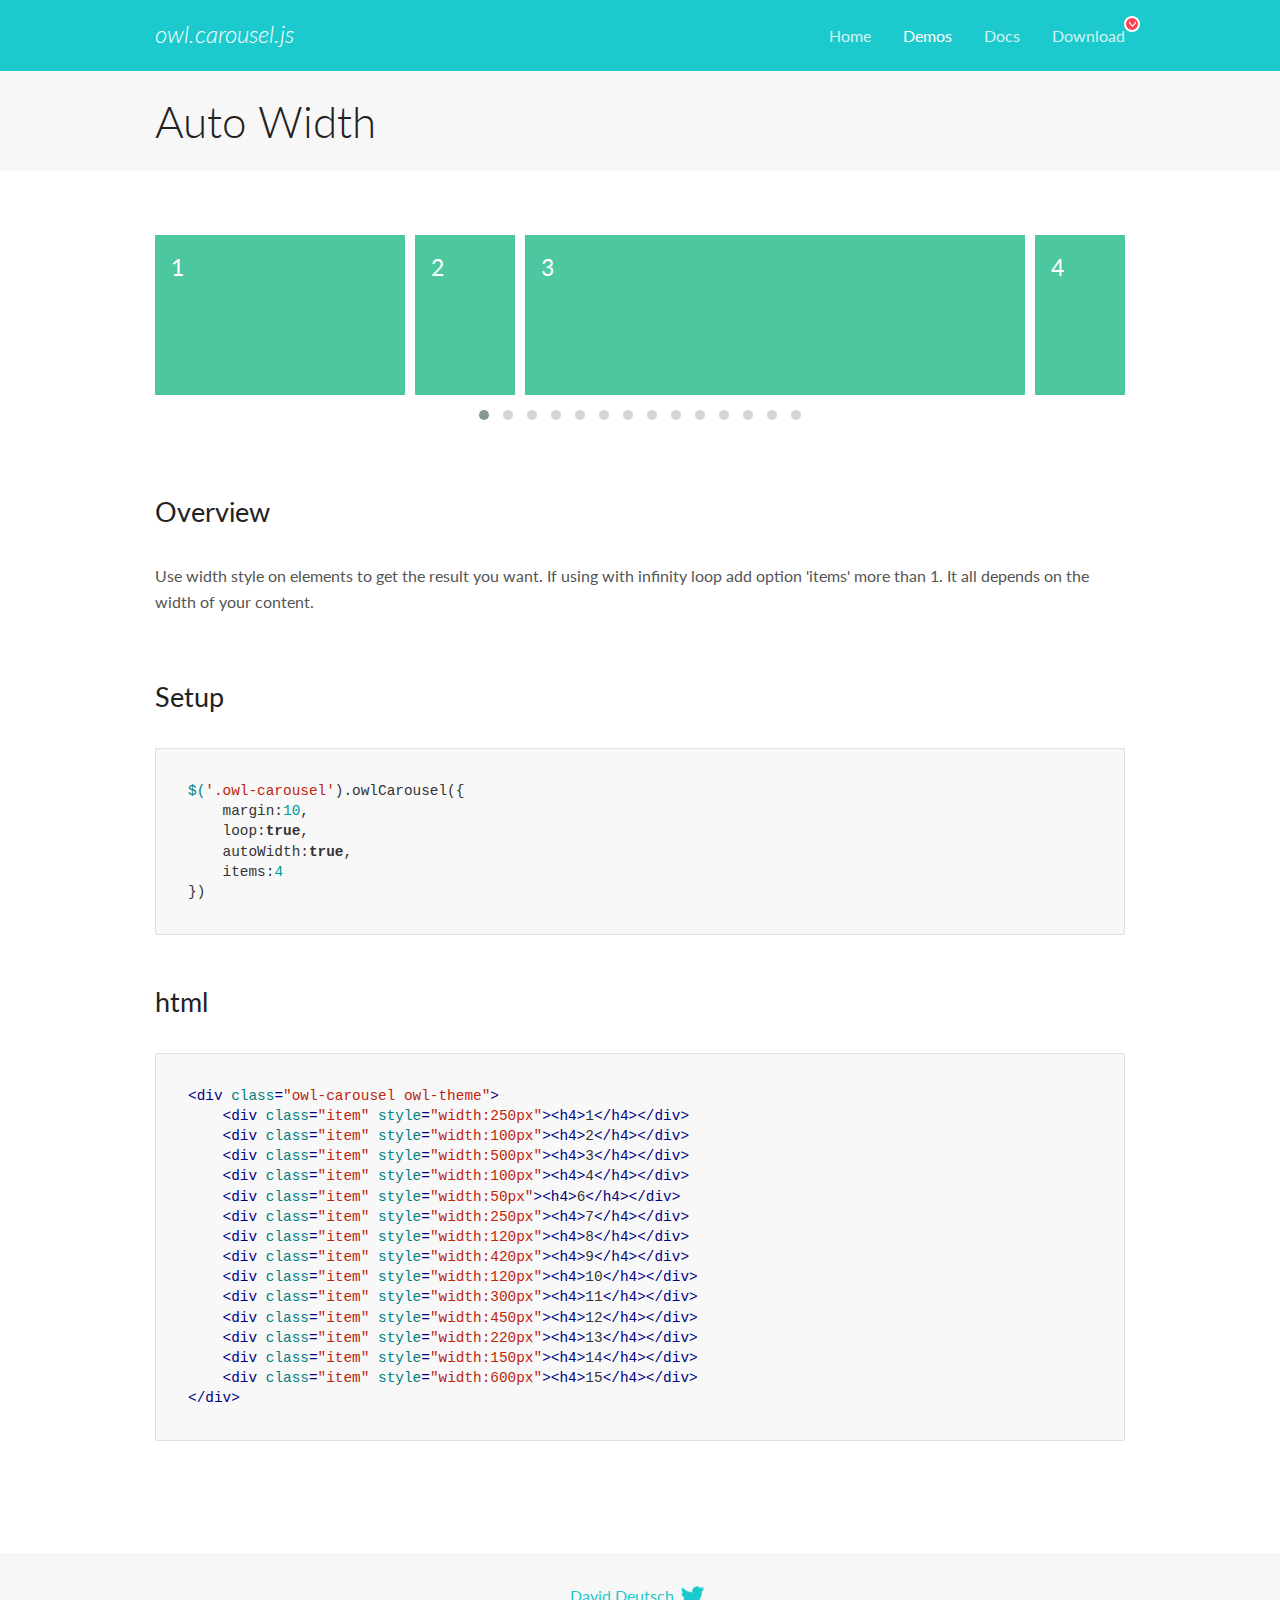
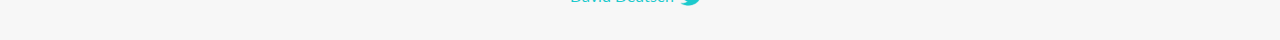
<file: OwlCarousel2-2.3.4/docs/demos/autowidth.html>
<!DOCTYPE html>
<html lang="en">
  <head>

    <!-- head -->
    <meta charset="utf-8">
    <meta name="msapplication-tap-highlight" content="no" />
    <meta name="viewport" content="width=device-width, initial-scale=1.0" />
    <meta name="description" content="Auto Width">
    <meta name="author" content="David Deutsch">
    <title>
      Auto Width Demo | Owl Carousel | 2.3.4
    </title>

    <!-- Stylesheets -->
    <link href='https://fonts.googleapis.com/css?family=Lato:300,400,700,400italic,300italic' rel='stylesheet' type='text/css'>
    <link rel="stylesheet" href="../assets/css/docs.theme.min.css">

    <!-- Owl Stylesheets -->
    <link rel="stylesheet" href="../assets/owlcarousel/assets/owl.carousel.min.css">
    <link rel="stylesheet" href="../assets/owlcarousel/assets/owl.theme.default.min.css">

    <!-- HTML5 shim and Respond.js IE8 support of HTML5 elements and media queries -->

    <!--[if lt IE 9]>
      <script src="https://oss.maxcdn.com/libs/html5shiv/3.7.0/html5shiv.js"></script>
      <script src="https://oss.maxcdn.com/libs/respond.js/1.3.0/respond.min.js"></script>
    <![endif]-->

    <!-- Favicons -->
    <link rel="apple-touch-icon-precomposed" sizes="144x144" href="../assets/ico/apple-touch-icon-144-precomposed.png">
    <link rel="shortcut icon" href="../assets/ico/favicon.png">
    <link rel="shortcut icon" href="favicon.ico">

    <!-- Yeah i know js should not be in header. Its required for demos.-->

    <!-- javascript -->
    <script src="../assets/vendors/jquery.min.js"></script>
    <script src="../assets/owlcarousel/owl.carousel.js"></script>
  </head>
  <body>

    <!-- header -->
    <header class="header">
      <div class="row">
        <div class="large-12 columns">
          <div class="brand left">
            <h3>
              <a href="/OwlCarousel2/">owl.carousel.js</a> 
            </h3>
          </div>
          <a id="toggle-nav" class="right">
            <span></span> <span></span> <span></span> 
          </a> 
          <div class="nav-bar">
            <ul class="clearfix">
              <li> <a href="/OwlCarousel2/index.html">Home</a>  </li>
              <li class="active">
                <a href="/OwlCarousel2/demos/demos.html">Demos</a> 
              </li>
              <li> <a href="/OwlCarousel2/docs/started-welcome.html">Docs</a>  </li>
              <li>
                <a href="https://github.com/OwlCarousel2/OwlCarousel2/archive/2.3.4.zip">Download</a> 
                <span class="download"></span> 
              </li>
            </ul>
          </div>
        </div>
      </div>
    </header>

    <!-- title -->
    <section class="title">
      <div class="row">
        <div class="large-12 columns">
          <h1>Auto Width</h1>
        </div>
      </div>
    </section>

    <!--  Demos -->
    <section id="demos">
      <div class="row">
        <div class="large-12 columns">
          <div class="owl-carousel owl-theme">
            <div class="item" style="width:250px">
              <h4>1</h4>
            </div>
            <div class="item" style="width:100px">
              <h4>2</h4>
            </div>
            <div class="item" style="width:500px">
              <h4>3</h4>
            </div>
            <div class="item" style="width:100px">
              <h4>4</h4>
            </div>
            <div class="item" style="width:50px">
              <h4>6</h4>
            </div>
            <div class="item" style="width:250px">
              <h4>7</h4>
            </div>
            <div class="item" style="width:120px">
              <h4>8</h4>
            </div>
            <div class="item" style="width:420px">
              <h4>9</h4>
            </div>
            <div class="item" style="width:120px">
              <h4>10</h4>
            </div>
            <div class="item" style="width:300px">
              <h4>11</h4>
            </div>
            <div class="item" style="width:450px">
              <h4>12</h4>
            </div>
            <div class="item" style="width:220px">
              <h4>13</h4>
            </div>
            <div class="item" style="width:150px">
              <h4>14</h4>
            </div>
            <div class="item" style="width:600px">
              <h4>15</h4>
            </div>
          </div>
          <h3 id="overview">Overview</h3>
          <p>Use width style on elements to get the result you want. If using with infinity loop add option &#39;items&#39; more than 1. It all depends on the width of your content.</p>
          <h3 id="setup">Setup</h3>
          <pre><code>$(&#39;.owl-carousel&#39;).owlCarousel({
    margin:10,
    loop:true,
    autoWidth:true,
    items:4
})</code></pre>
          <h3 id="html">html</h3>
          <pre><code>&lt;div class=&quot;owl-carousel owl-theme&quot;&gt;
    &lt;div class=&quot;item&quot; style=&quot;width:250px&quot;&gt;&lt;h4&gt;1&lt;/h4&gt;&lt;/div&gt;
    &lt;div class=&quot;item&quot; style=&quot;width:100px&quot;&gt;&lt;h4&gt;2&lt;/h4&gt;&lt;/div&gt;
    &lt;div class=&quot;item&quot; style=&quot;width:500px&quot;&gt;&lt;h4&gt;3&lt;/h4&gt;&lt;/div&gt;
    &lt;div class=&quot;item&quot; style=&quot;width:100px&quot;&gt;&lt;h4&gt;4&lt;/h4&gt;&lt;/div&gt;
    &lt;div class=&quot;item&quot; style=&quot;width:50px&quot;&gt;&lt;h4&gt;6&lt;/h4&gt;&lt;/div&gt;
    &lt;div class=&quot;item&quot; style=&quot;width:250px&quot;&gt;&lt;h4&gt;7&lt;/h4&gt;&lt;/div&gt;
    &lt;div class=&quot;item&quot; style=&quot;width:120px&quot;&gt;&lt;h4&gt;8&lt;/h4&gt;&lt;/div&gt;
    &lt;div class=&quot;item&quot; style=&quot;width:420px&quot;&gt;&lt;h4&gt;9&lt;/h4&gt;&lt;/div&gt;
    &lt;div class=&quot;item&quot; style=&quot;width:120px&quot;&gt;&lt;h4&gt;10&lt;/h4&gt;&lt;/div&gt;
    &lt;div class=&quot;item&quot; style=&quot;width:300px&quot;&gt;&lt;h4&gt;11&lt;/h4&gt;&lt;/div&gt;
    &lt;div class=&quot;item&quot; style=&quot;width:450px&quot;&gt;&lt;h4&gt;12&lt;/h4&gt;&lt;/div&gt;
    &lt;div class=&quot;item&quot; style=&quot;width:220px&quot;&gt;&lt;h4&gt;13&lt;/h4&gt;&lt;/div&gt;
    &lt;div class=&quot;item&quot; style=&quot;width:150px&quot;&gt;&lt;h4&gt;14&lt;/h4&gt;&lt;/div&gt;
    &lt;div class=&quot;item&quot; style=&quot;width:600px&quot;&gt;&lt;h4&gt;15&lt;/h4&gt;&lt;/div&gt;
&lt;/div&gt;</code></pre>
          <script>
            $(document).ready(function() {
              $('.owl-carousel').owlCarousel({
                margin: 10,
                loop: true,
                autoWidth: true,
                items: 4
              })
            })
          </script>
        </div>
      </div>
    </section>

    <!-- footer -->
    <footer class="footer">
      <div class="row">
        <div class="large-12 columns">
          <h5>
            <a href="/OwlCarousel2/docs/support-contact.html">David Deutsch</a> 
            <a id="custom-tweet-button" href="https://twitter.com/share?url=https://github.com/OwlCarousel2/OwlCarousel2&text=Owl Carousel - This is so awesome! " target="_blank"></a> 
          </h5>
        </div>
      </div>
    </footer>

    <!-- vendors -->
    <script src="../assets/vendors/highlight.js"></script>
    <script src="../assets/js/app.js"></script>
  </body>
</html>
</file>
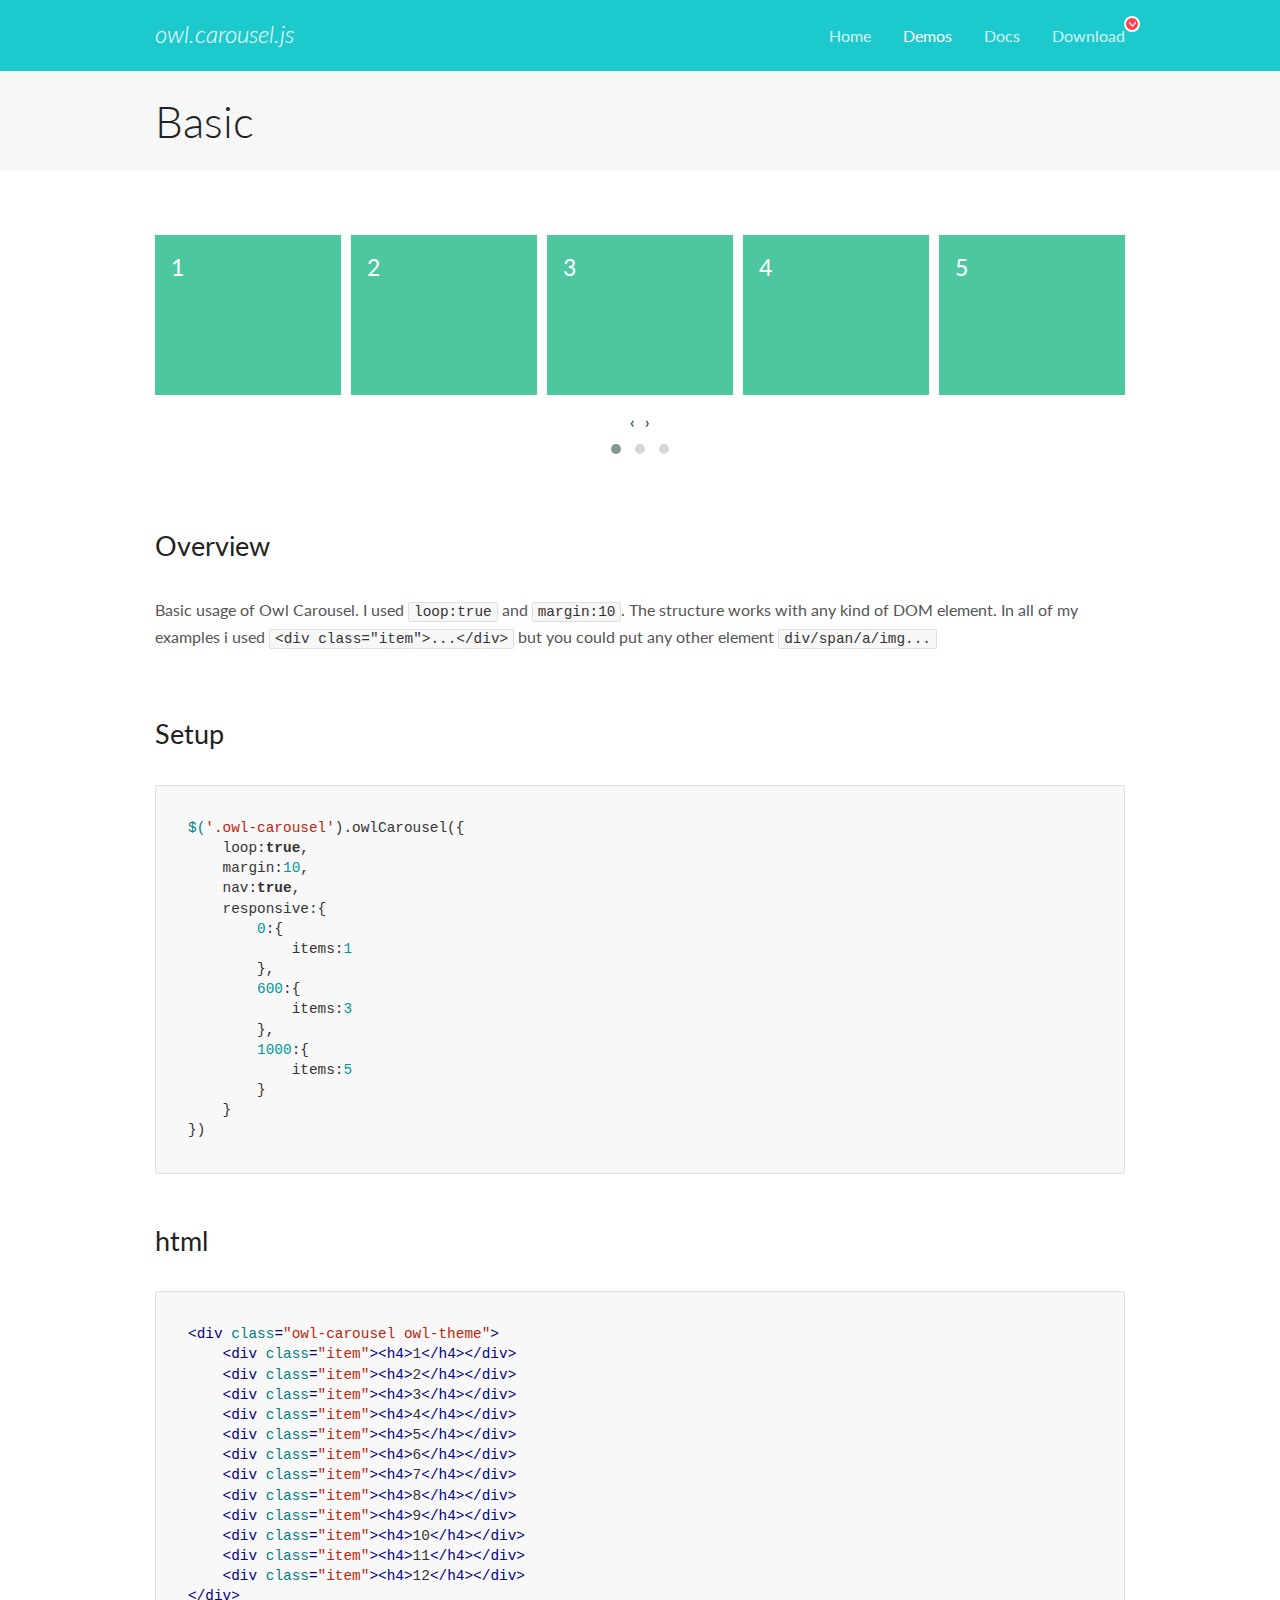
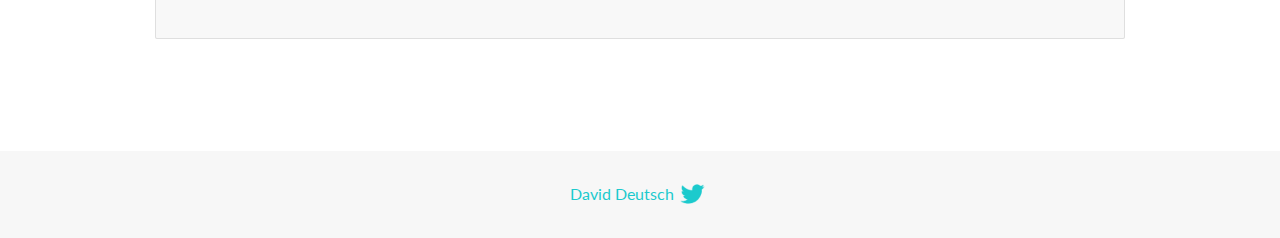
<file: OwlCarousel2-2.3.4/docs/demos/basic.html>
<!DOCTYPE html>
<html lang="en">
  <head>

    <!-- head -->
    <meta charset="utf-8">
    <meta name="msapplication-tap-highlight" content="no" />
    <meta name="viewport" content="width=device-width, initial-scale=1.0" />
    <meta name="description" content="Basic usage demo">
    <meta name="author" content="David Deutsch">
    <title>
      Basic Demo | Owl Carousel | 2.3.4
    </title>

    <!-- Stylesheets -->
    <link href='https://fonts.googleapis.com/css?family=Lato:300,400,700,400italic,300italic' rel='stylesheet' type='text/css'>
    <link rel="stylesheet" href="../assets/css/docs.theme.min.css">

    <!-- Owl Stylesheets -->
    <link rel="stylesheet" href="../assets/owlcarousel/assets/owl.carousel.min.css">
    <link rel="stylesheet" href="../assets/owlcarousel/assets/owl.theme.default.min.css">

    <!-- HTML5 shim and Respond.js IE8 support of HTML5 elements and media queries -->

    <!--[if lt IE 9]>
      <script src="https://oss.maxcdn.com/libs/html5shiv/3.7.0/html5shiv.js"></script>
      <script src="https://oss.maxcdn.com/libs/respond.js/1.3.0/respond.min.js"></script>
    <![endif]-->

    <!-- Favicons -->
    <link rel="apple-touch-icon-precomposed" sizes="144x144" href="../assets/ico/apple-touch-icon-144-precomposed.png">
    <link rel="shortcut icon" href="../assets/ico/favicon.png">
    <link rel="shortcut icon" href="favicon.ico">

    <!-- Yeah i know js should not be in header. Its required for demos.-->

    <!-- javascript -->
    <script src="../assets/vendors/jquery.min.js"></script>
    <script src="../assets/owlcarousel/owl.carousel.js"></script>
  </head>
  <body>

    <!-- header -->
    <header class="header">
      <div class="row">
        <div class="large-12 columns">
          <div class="brand left">
            <h3>
              <a href="/OwlCarousel2/">owl.carousel.js</a> 
            </h3>
          </div>
          <a id="toggle-nav" class="right">
            <span></span> <span></span> <span></span> 
          </a> 
          <div class="nav-bar">
            <ul class="clearfix">
              <li> <a href="/OwlCarousel2/index.html">Home</a>  </li>
              <li class="active">
                <a href="/OwlCarousel2/demos/demos.html">Demos</a> 
              </li>
              <li> <a href="/OwlCarousel2/docs/started-welcome.html">Docs</a>  </li>
              <li>
                <a href="https://github.com/OwlCarousel2/OwlCarousel2/archive/2.3.4.zip">Download</a> 
                <span class="download"></span> 
              </li>
            </ul>
          </div>
        </div>
      </div>
    </header>

    <!-- title -->
    <section class="title">
      <div class="row">
        <div class="large-12 columns">
          <h1>Basic</h1>
        </div>
      </div>
    </section>

    <!--  Demos -->
    <section id="demos">
      <div class="row">
        <div class="large-12 columns">
          <div class="owl-carousel owl-theme">
            <div class="item">
              <h4>1</h4>
            </div>
            <div class="item">
              <h4>2</h4>
            </div>
            <div class="item">
              <h4>3</h4>
            </div>
            <div class="item">
              <h4>4</h4>
            </div>
            <div class="item">
              <h4>5</h4>
            </div>
            <div class="item">
              <h4>6</h4>
            </div>
            <div class="item">
              <h4>7</h4>
            </div>
            <div class="item">
              <h4>8</h4>
            </div>
            <div class="item">
              <h4>9</h4>
            </div>
            <div class="item">
              <h4>10</h4>
            </div>
            <div class="item">
              <h4>11</h4>
            </div>
            <div class="item">
              <h4>12</h4>
            </div>
          </div>
          <h3 id="overview">Overview</h3>
          <p>Basic usage of Owl Carousel. I used <code>loop:true</code> and <code>margin:10</code>. The structure works with any kind of DOM element. In all of my examples i used <code>&lt;div class=&quot;item&quot;&gt;...&lt;/div&gt;</code> but you could
            put any other element <code>div/span/a/img...</code></p>
          <h3 id="setup">Setup</h3>
          <pre><code>$(&#39;.owl-carousel&#39;).owlCarousel({
    loop:true,
    margin:10,
    nav:true,
    responsive:{
        0:{
            items:1
        },
        600:{
            items:3
        },
        1000:{
            items:5
        }
    }
})</code></pre>
          <h3 id="html">html</h3>
          <pre><code>&lt;div class=&quot;owl-carousel owl-theme&quot;&gt;
    &lt;div class=&quot;item&quot;&gt;&lt;h4&gt;1&lt;/h4&gt;&lt;/div&gt;
    &lt;div class=&quot;item&quot;&gt;&lt;h4&gt;2&lt;/h4&gt;&lt;/div&gt;
    &lt;div class=&quot;item&quot;&gt;&lt;h4&gt;3&lt;/h4&gt;&lt;/div&gt;
    &lt;div class=&quot;item&quot;&gt;&lt;h4&gt;4&lt;/h4&gt;&lt;/div&gt;
    &lt;div class=&quot;item&quot;&gt;&lt;h4&gt;5&lt;/h4&gt;&lt;/div&gt;
    &lt;div class=&quot;item&quot;&gt;&lt;h4&gt;6&lt;/h4&gt;&lt;/div&gt;
    &lt;div class=&quot;item&quot;&gt;&lt;h4&gt;7&lt;/h4&gt;&lt;/div&gt;
    &lt;div class=&quot;item&quot;&gt;&lt;h4&gt;8&lt;/h4&gt;&lt;/div&gt;
    &lt;div class=&quot;item&quot;&gt;&lt;h4&gt;9&lt;/h4&gt;&lt;/div&gt;
    &lt;div class=&quot;item&quot;&gt;&lt;h4&gt;10&lt;/h4&gt;&lt;/div&gt;
    &lt;div class=&quot;item&quot;&gt;&lt;h4&gt;11&lt;/h4&gt;&lt;/div&gt;
    &lt;div class=&quot;item&quot;&gt;&lt;h4&gt;12&lt;/h4&gt;&lt;/div&gt;
&lt;/div&gt;</code></pre>
          <script>
            $(document).ready(function() {
              var owl = $('.owl-carousel');
              owl.owlCarousel({
                margin: 10,
                nav: true,
                loop: true,
                responsive: {
                  0: {
                    items: 1
                  },
                  600: {
                    items: 3
                  },
                  1000: {
                    items: 5
                  }
                }
              })
            })
          </script>
        </div>
      </div>
    </section>

    <!-- footer -->
    <footer class="footer">
      <div class="row">
        <div class="large-12 columns">
          <h5>
            <a href="/OwlCarousel2/docs/support-contact.html">David Deutsch</a> 
            <a id="custom-tweet-button" href="https://twitter.com/share?url=https://github.com/OwlCarousel2/OwlCarousel2&text=Owl Carousel - This is so awesome! " target="_blank"></a> 
          </h5>
        </div>
      </div>
    </footer>

    <!-- vendors -->
    <script src="../assets/vendors/highlight.js"></script>
    <script src="../assets/js/app.js"></script>
  </body>
</html>
</file>
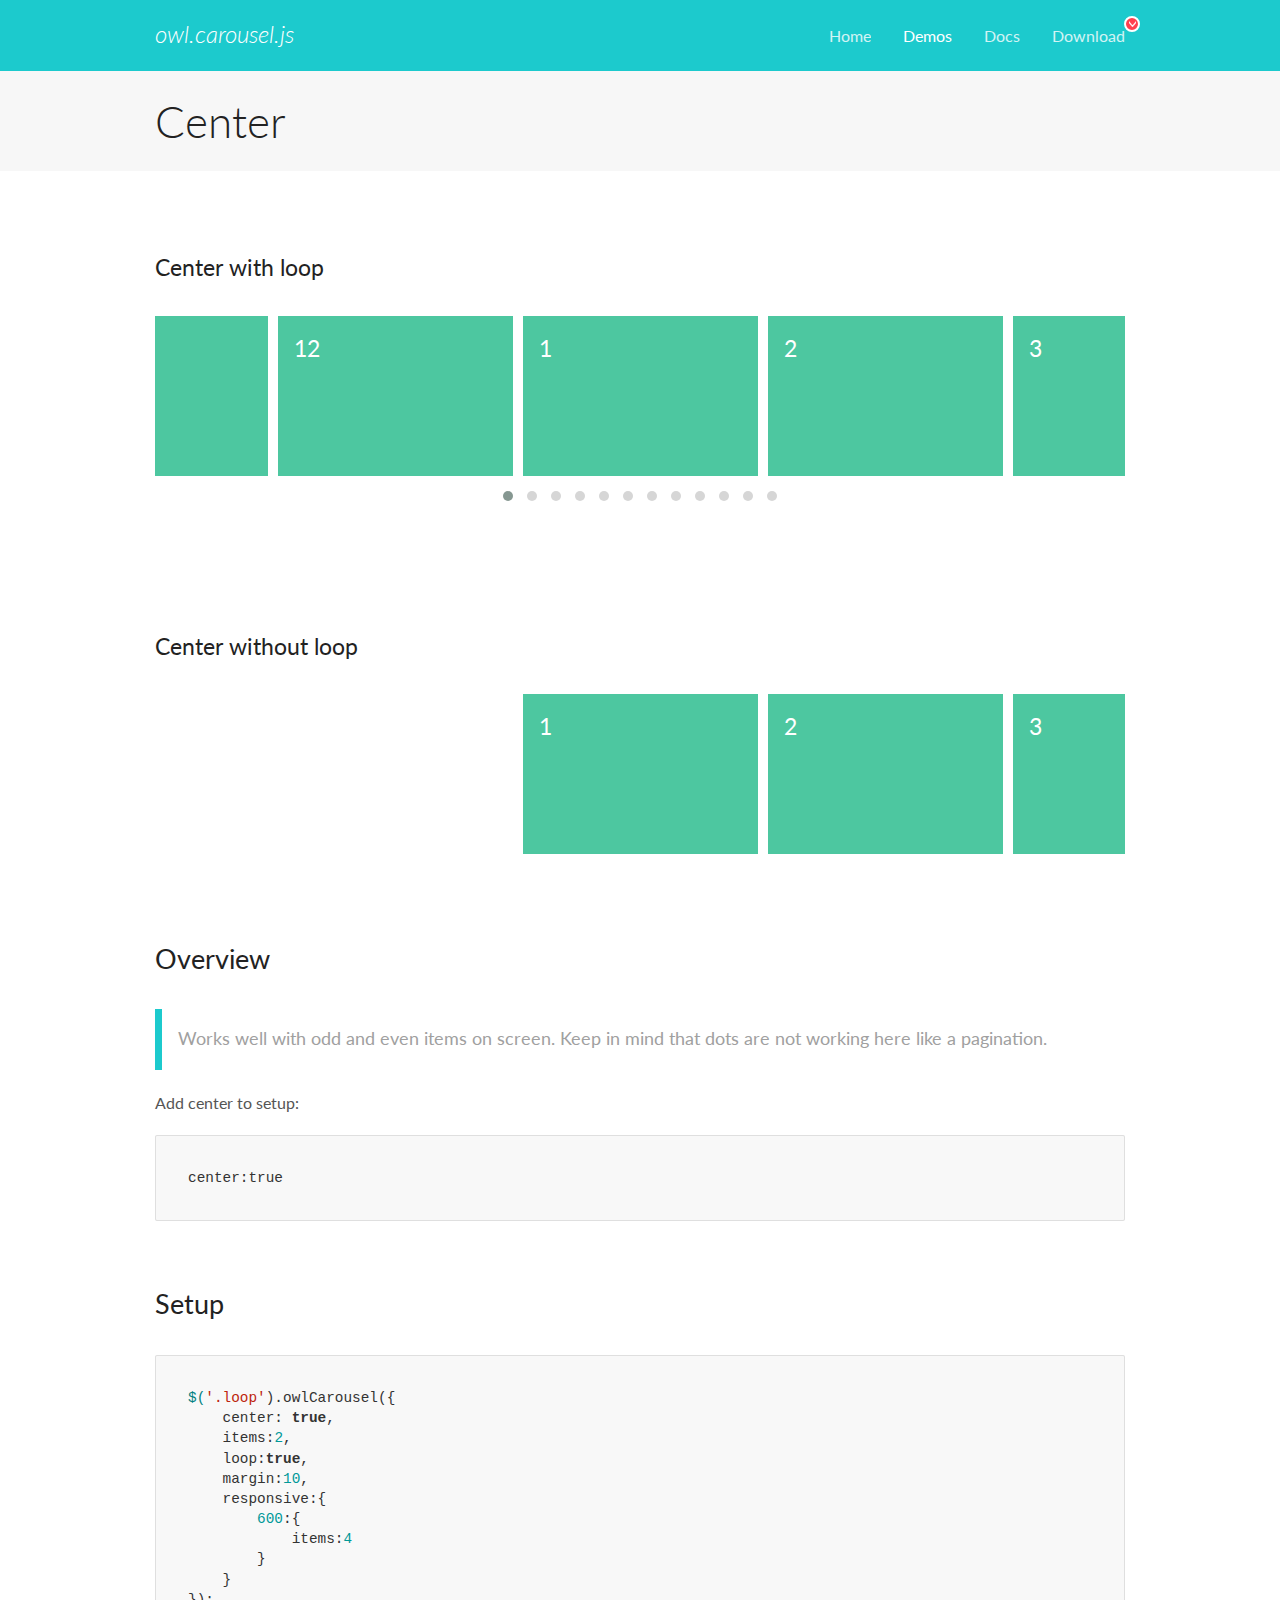
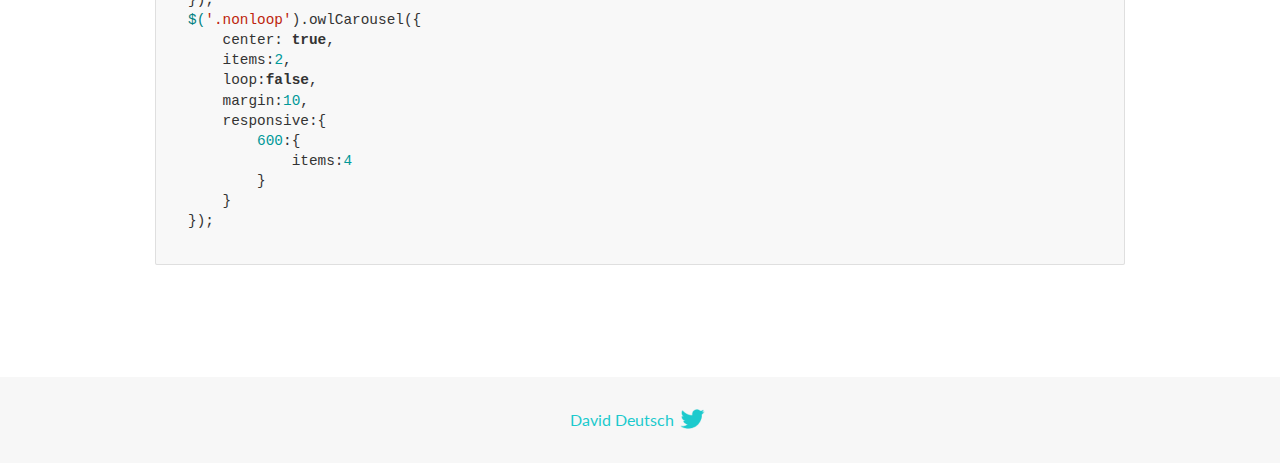
<file: OwlCarousel2-2.3.4/docs/demos/center.html>
<!DOCTYPE html>
<html lang="en">
  <head>

    <!-- head -->
    <meta charset="utf-8">
    <meta name="msapplication-tap-highlight" content="no" />
    <meta name="viewport" content="width=device-width, initial-scale=1.0" />
    <meta name="description" content="Center carousel">
    <meta name="author" content="David Deutsch">
    <title>
      Center Demo | Owl Carousel | 2.3.4
    </title>

    <!-- Stylesheets -->
    <link href='https://fonts.googleapis.com/css?family=Lato:300,400,700,400italic,300italic' rel='stylesheet' type='text/css'>
    <link rel="stylesheet" href="../assets/css/docs.theme.min.css">

    <!-- Owl Stylesheets -->
    <link rel="stylesheet" href="../assets/owlcarousel/assets/owl.carousel.min.css">
    <link rel="stylesheet" href="../assets/owlcarousel/assets/owl.theme.default.min.css">

    <!-- HTML5 shim and Respond.js IE8 support of HTML5 elements and media queries -->

    <!--[if lt IE 9]>
      <script src="https://oss.maxcdn.com/libs/html5shiv/3.7.0/html5shiv.js"></script>
      <script src="https://oss.maxcdn.com/libs/respond.js/1.3.0/respond.min.js"></script>
    <![endif]-->

    <!-- Favicons -->
    <link rel="apple-touch-icon-precomposed" sizes="144x144" href="../assets/ico/apple-touch-icon-144-precomposed.png">
    <link rel="shortcut icon" href="../assets/ico/favicon.png">
    <link rel="shortcut icon" href="favicon.ico">

    <!-- Yeah i know js should not be in header. Its required for demos.-->

    <!-- javascript -->
    <script src="../assets/vendors/jquery.min.js"></script>
    <script src="../assets/owlcarousel/owl.carousel.js"></script>
  </head>
  <body>

    <!-- header -->
    <header class="header">
      <div class="row">
        <div class="large-12 columns">
          <div class="brand left">
            <h3>
              <a href="/OwlCarousel2/">owl.carousel.js</a> 
            </h3>
          </div>
          <a id="toggle-nav" class="right">
            <span></span> <span></span> <span></span> 
          </a> 
          <div class="nav-bar">
            <ul class="clearfix">
              <li> <a href="/OwlCarousel2/index.html">Home</a>  </li>
              <li class="active">
                <a href="/OwlCarousel2/demos/demos.html">Demos</a> 
              </li>
              <li> <a href="/OwlCarousel2/docs/started-welcome.html">Docs</a>  </li>
              <li>
                <a href="https://github.com/OwlCarousel2/OwlCarousel2/archive/2.3.4.zip">Download</a> 
                <span class="download"></span> 
              </li>
            </ul>
          </div>
        </div>
      </div>
    </header>

    <!-- title -->
    <section class="title">
      <div class="row">
        <div class="large-12 columns">
          <h1>Center</h1>
        </div>
      </div>
    </section>

    <!--  Demos -->
    <section id="demos">
      <div class="row">
        <div class="large-12 columns">
          <h4 id="center-with-loop">Center with loop</h4>
          <div class="loop owl-carousel owl-theme">
            <div class="item">
              <h4>1</h4>
            </div>
            <div class="item">
              <h4>2</h4>
            </div>
            <div class="item">
              <h4>3</h4>
            </div>
            <div class="item">
              <h4>4</h4>
            </div>
            <div class="item">
              <h4>5</h4>
            </div>
            <div class="item">
              <h4>6</h4>
            </div>
            <div class="item">
              <h4>7</h4>
            </div>
            <div class="item">
              <h4>8</h4>
            </div>
            <div class="item">
              <h4>9</h4>
            </div>
            <div class="item">
              <h4>10</h4>
            </div>
            <div class="item">
              <h4>11</h4>
            </div>
            <div class="item">
              <h4>12</h4>
            </div>
          </div>
          <br>
          <h4 id="center-without-loop">Center without loop</h4>
          <div class="nonloop owl-carousel">
            <div class="item">
              <h4>1</h4>
            </div>
            <div class="item">
              <h4>2</h4>
            </div>
            <div class="item">
              <h4>3</h4>
            </div>
            <div class="item">
              <h4>4</h4>
            </div>
            <div class="item">
              <h4>5</h4>
            </div>
            <div class="item">
              <h4>6</h4>
            </div>
            <div class="item">
              <h4>7</h4>
            </div>
            <div class="item">
              <h4>8</h4>
            </div>
            <div class="item">
              <h4>9</h4>
            </div>
            <div class="item">
              <h4>10</h4>
            </div>
            <div class="item">
              <h4>11</h4>
            </div>
            <div class="item">
              <h4>12</h4>
            </div>
          </div>
          <h3 id="overview">Overview</h3>
          <blockquote>
            <p>Works well with odd and even items on screen. Keep in mind that dots are not working here like a pagination.</p>
          </blockquote>
          <p>Add center to setup:</p>
          <pre><code>center:true</code></pre>
          <h3 id="setup">Setup</h3>
          <pre><code>$(&#39;.loop&#39;).owlCarousel({
    center: true,
    items:2,
    loop:true,
    margin:10,
    responsive:{
        600:{
            items:4
        }
    }
});
$(&#39;.nonloop&#39;).owlCarousel({
    center: true,
    items:2,
    loop:false,
    margin:10,
    responsive:{
        600:{
            items:4
        }
    }
});</code></pre>
          <script>
            jQuery(document).ready(function($) {
              $('.loop').owlCarousel({
                center: true,
                items: 2,
                loop: true,
                margin: 10,
                responsive: {
                  600: {
                    items: 4
                  }
                }
              });
              $('.nonloop').owlCarousel({
                center: true,
                items: 2,
                loop: false,
                margin: 10,
                responsive: {
                  600: {
                    items: 4
                  }
                }
              });
            });
          </script>
        </div>
      </div>
    </section>

    <!-- footer -->
    <footer class="footer">
      <div class="row">
        <div class="large-12 columns">
          <h5>
            <a href="/OwlCarousel2/docs/support-contact.html">David Deutsch</a> 
            <a id="custom-tweet-button" href="https://twitter.com/share?url=https://github.com/OwlCarousel2/OwlCarousel2&text=Owl Carousel - This is so awesome! " target="_blank"></a> 
          </h5>
        </div>
      </div>
    </footer>

    <!-- vendors -->
    <script src="../assets/vendors/highlight.js"></script>
    <script src="../assets/js/app.js"></script>
  </body>
</html>
</file>
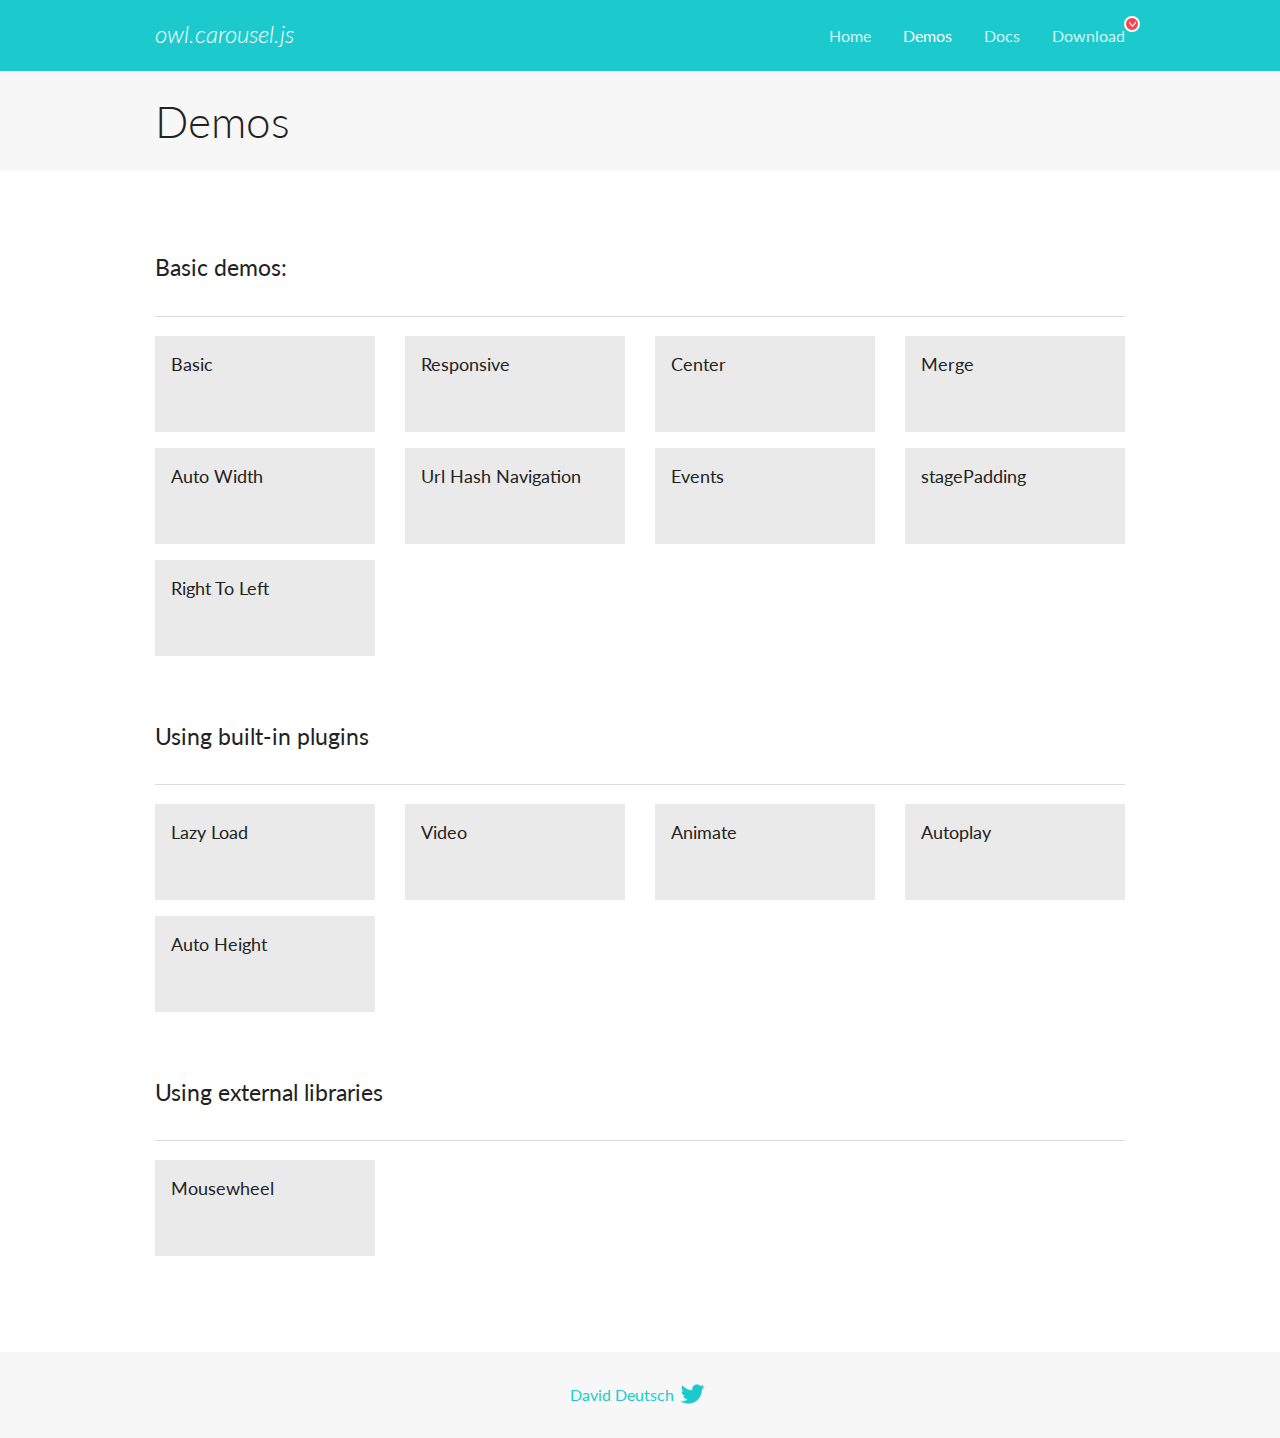
<file: OwlCarousel2-2.3.4/docs/demos/demos.html>
<!DOCTYPE html>
<html lang="en">
  <head>

    <!-- head -->
    <meta charset="utf-8">
    <meta name="msapplication-tap-highlight" content="no" />
    <meta name="viewport" content="width=device-width, initial-scale=1.0" />
    <meta name="description" content="A list of Owl Carousel examples.">
    <meta name="author" content="David Deutsch">
    <title>
      Demos | Owl Carousel | 2.3.4
    </title>

    <!-- Stylesheets -->
    <link href='https://fonts.googleapis.com/css?family=Lato:300,400,700,400italic,300italic' rel='stylesheet' type='text/css'>
    <link rel="stylesheet" href="../assets/css/docs.theme.min.css">

    <!-- Owl Stylesheets -->
    <link rel="stylesheet" href="../assets/owlcarousel/assets/owl.carousel.min.css">
    <link rel="stylesheet" href="../assets/owlcarousel/assets/owl.theme.default.min.css">

    <!-- HTML5 shim and Respond.js IE8 support of HTML5 elements and media queries -->

    <!--[if lt IE 9]>
      <script src="https://oss.maxcdn.com/libs/html5shiv/3.7.0/html5shiv.js"></script>
      <script src="https://oss.maxcdn.com/libs/respond.js/1.3.0/respond.min.js"></script>
    <![endif]-->

    <!-- Favicons -->
    <link rel="apple-touch-icon-precomposed" sizes="144x144" href="../assets/ico/apple-touch-icon-144-precomposed.png">
    <link rel="shortcut icon" href="../assets/ico/favicon.png">
    <link rel="shortcut icon" href="favicon.ico">

    <!-- Yeah i know js should not be in header. Its required for demos.-->

    <!-- javascript -->
    <script src="../assets/vendors/jquery.min.js"></script>
    <script src="../assets/owlcarousel/owl.carousel.js"></script>
  </head>
  <body>

    <!-- header -->
    <header class="header">
      <div class="row">
        <div class="large-12 columns">
          <div class="brand left">
            <h3>
              <a href="/OwlCarousel2/">owl.carousel.js</a> 
            </h3>
          </div>
          <a id="toggle-nav" class="right">
            <span></span> <span></span> <span></span> 
          </a> 
          <div class="nav-bar">
            <ul class="clearfix">
              <li> <a href="/OwlCarousel2/index.html">Home</a>  </li>
              <li class="active">
                <a href="/OwlCarousel2/demos/demos.html">Demos</a> 
              </li>
              <li> <a href="/OwlCarousel2/docs/started-welcome.html">Docs</a>  </li>
              <li>
                <a href="https://github.com/OwlCarousel2/OwlCarousel2/archive/2.3.4.zip">Download</a> 
                <span class="download"></span> 
              </li>
            </ul>
          </div>
        </div>
      </div>
    </header>

    <!-- title -->
    <section class="title">
      <div class="row">
        <div class="large-12 columns">
          <h1>Demos</h1>
        </div>
      </div>
    </section>

    <!--  Demos -->
    <section id="demos">
      <div class="row">
        <div class="large-12 columns">
          <h4 id="basic-demos-">Basic demos:</h4>
          <hr>
          <div class="demo-list">
            <div class="row">
              <div class="small-6 medium-4 large-3 columns">
                <a href="basic.html" class="demo-block">
                  <h5>Basic </h5>
                </a> 
              </div>
              <div class="small-6 medium-4 large-3 columns">
                <a href="responsive.html" class="demo-block">
                  <h5>Responsive </h5>
                </a> 
              </div>
              <div class="small-6 medium-4 large-3 columns">
                <a href="center.html" class="demo-block">
                  <h5>Center </h5>
                </a> 
              </div>
              <div class="small-6 medium-4 large-3 columns">
                <a href="merge.html" class="demo-block">
                  <h5>Merge </h5>
                </a> 
              </div>
              <div class="small-6 medium-4 large-3 columns">
                <a href="autowidth.html" class="demo-block">
                  <h5>Auto Width </h5>
                </a> 
              </div>
              <div class="small-6 medium-4 large-3 columns">
                <a href="urlhashnav.html" class="demo-block">
                  <h5>Url Hash Navigation </h5>
                </a> 
              </div>
              <div class="small-6 medium-4 large-3 columns">
                <a href="events.html" class="demo-block">
                  <h5>Events </h5>
                </a> 
              </div>
              <div class="small-6 medium-4 large-3 columns">
                <a href="stagepadding.html" class="demo-block">
                  <h5>stagePadding </h5>
                </a> 
              </div>
              <div class="small-6 medium-4 large-3 columns">
                <a href="rtl.html" class="demo-block">
                  <h5>Right To Left </h5>
                </a> 
              </div>
            </div>
          </div>
          <h4 id="using-built-in-plugins">Using built-in plugins</h4>
          <hr>
          <div class="demo-list">
            <div class="row">
              <div class="small-6 medium-4 large-3 columns">
                <a href="lazyLoad.html" class="demo-block">
                  <h5>Lazy Load </h5>
                </a> 
              </div>
              <div class="small-6 medium-4 large-3 columns">
                <a href="video.html" class="demo-block">
                  <h5>Video </h5>
                </a> 
              </div>
              <div class="small-6 medium-4 large-3 columns">
                <a href="animate.html" class="demo-block">
                  <h5>Animate </h5>
                </a> 
              </div>
              <div class="small-6 medium-4 large-3 columns">
                <a href="autoplay.html" class="demo-block">
                  <h5>Autoplay </h5>
                </a> 
              </div>
              <div class="small-6 medium-4 large-3 columns">
                <a href="autoheight.html" class="demo-block">
                  <h5>Auto Height </h5>
                </a> 
              </div>
            </div>
          </div>
          <h4 id="using-external-libraries">Using external libraries</h4>
          <hr>
          <div class="demo-list">
            <div class="row">
              <div class="small-6 medium-4 large-3 columns">
                <a href="mousewheel.html" class="demo-block">
                  <h5>Mousewheel </h5>
                </a> 
              </div>
            </div>
          </div>
        </div>
      </div>
    </section>

    <!-- footer -->
    <footer class="footer">
      <div class="row">
        <div class="large-12 columns">
          <h5>
            <a href="/OwlCarousel2/docs/support-contact.html">David Deutsch</a> 
            <a id="custom-tweet-button" href="https://twitter.com/share?url=https://github.com/OwlCarousel2/OwlCarousel2&text=Owl Carousel - This is so awesome! " target="_blank"></a> 
          </h5>
        </div>
      </div>
    </footer>

    <!-- vendors -->
    <script src="../assets/vendors/highlight.js"></script>
    <script src="../assets/js/app.js"></script>
  </body>
</html>
</file>
